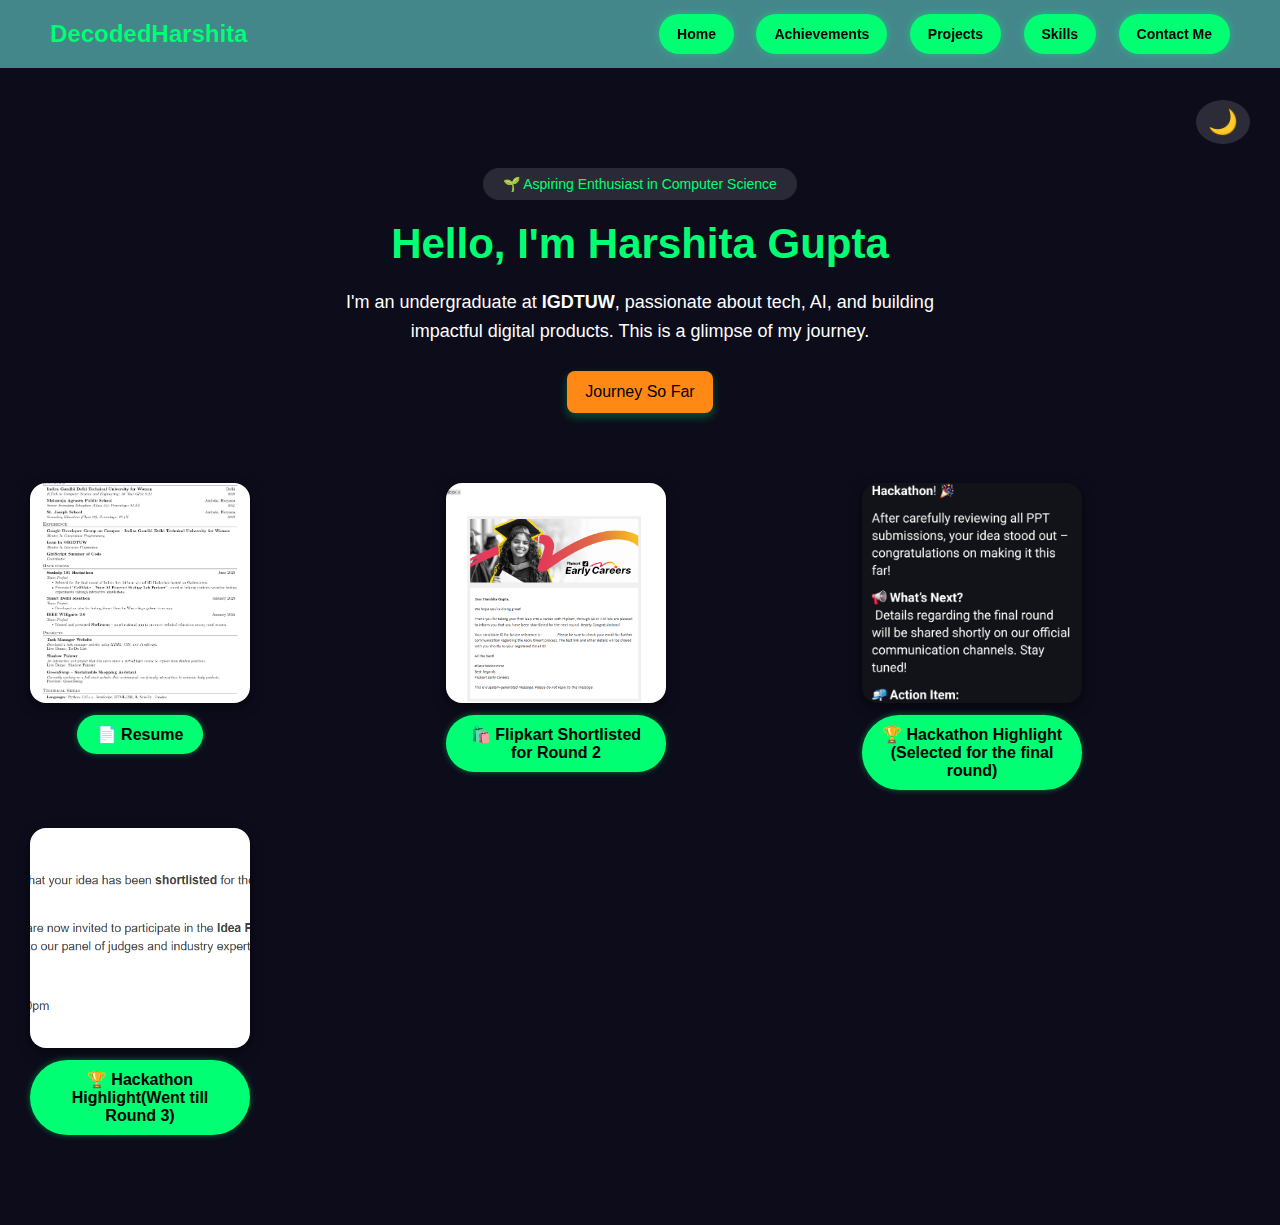
<file: index.html>
<!DOCTYPE html>
<html lang="en">
<head>
  <meta charset="UTF-8" />
  <meta name="viewport" content="width=device-width, initial-scale=1.0"/>
  <title>DecodedHarshita</title>
  <link rel="icon" type="image/png" href="assets\logo.jpg" />
  <link rel="stylesheet" href="style.css" />
</head>
<body>

  <!-- 🌗 Theme Toggle -->
  <div class="theme-toggle" onclick="toggleTheme()" title="Toggle Theme">
    <span id="theme-icon">🌙</span>
  </div>

  <!-- Header -->
  <header>
    <div class="logo">DecodedHarshita</div>
    <nav>
  <a href="#home" class="nav-btn">Home</a>
  <a href="achievements.html" class="nav-btn">Achievements</a>  <!-- ✅ Change here -->
  <a href="projects.html" class="nav-btn">Projects</a>
  <a href="skills.html" class="nav-btn">Skills</a>
  <a href="contact.html" class="nav-btn">Contact Me</a>
</nav>

  </header>

  <!-- Hero -->
  <section class="hero" id="home">
    <div class="badge">🌱 Aspiring Enthusiast in Computer Science</div>
    <h1>Hello, I'm Harshita Gupta</h1>
    <p>
      I'm an undergraduate at <strong>IGDTUW</strong>, passionate about tech, AI, and building impactful digital products. This is a glimpse of my journey.
    </p>
    <button class="button" onclick="scrollToSection('proofs')">Journey So Far</button>
  </section>

  <!-- Proof Cards -->
  <section class="cards-section" id="proofs">
    <div class="card-container">
      <!-- Resume -->
     <a href="assets/HarshitaGuptaResume.pdf" target="_blank" class="card">

        <div class="img-box">
          <img src="assets/HarshitaGuptaResume _page-0001.jpg" alt="Resume Preview">
        </div>
        <div class="card-title">📄 Resume</div>
      </a>

      <!-- Flipkart -->
      <a href="assets/FlipKart.png" target="_blank" class="card">
        <div class="img-box">
          <img src="assets/FlipKart.png" alt="Flipkart Shortlisting">
        </div>
        <div class="card-title">🛍️ Flipkart Shortlisted for Round 2</div>
      </a>

      <!-- Hackathon -->
      <a href="assets/Sankalp.jpg" target="_blank" class="card">
        <div class="img-box">
          <img src="assets/Sankalp.jpg" alt="Hackathon Achievement">
        </div>
        <div class="card-title">🏆 Hackathon Highlight (Selected for the final round)</div>
      </a>
      <a href="assets/MHTechin .png" target="_blank" class="card">
        <div class="img-box">
          <img src="assets/MHTechin .png" alt="Hackathon Achievement">
        </div>
        <div class="card-title">🏆 Hackathon Highlight(Went till Round 3)</div>
      </a>
    </div>
  </section>

  <script>
  // Load saved theme on page load
  window.addEventListener("DOMContentLoaded", () => {
    const savedTheme = localStorage.getItem("theme");
    if (savedTheme === "light") {
      document.body.classList.add("light-theme");
      document.getElementById("theme-icon").textContent = "☀️";
    }
  });

  function toggleTheme() {
    const body = document.body;
    const icon = document.getElementById("theme-icon");
    const isLight = body.classList.toggle("light-theme");

    icon.textContent = isLight ? "☀️" : "🌙";
    localStorage.setItem("theme", isLight ? "light" : "dark");
  }

  function scrollToSection(id) {
    const el = document.getElementById(id);
    if (el) el.scrollIntoView({ behavior: "smooth" });
  }
</script>

</body>
</html>
</file>
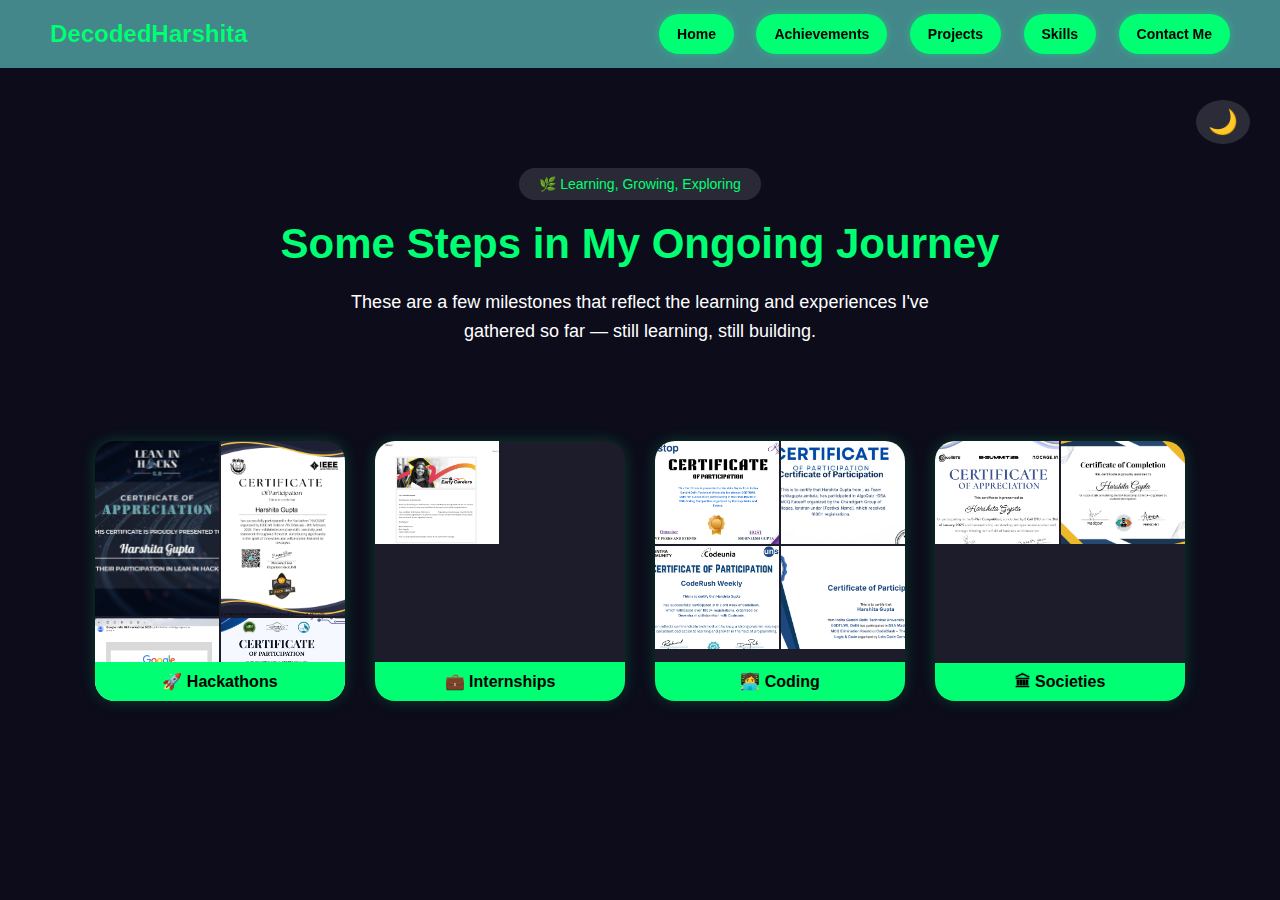
<file: achievements.html>
<!DOCTYPE html>
<html lang="en">
<head>
  <meta charset="UTF-8" />
  <meta name="viewport" content="width=device-width, initial-scale=1.0"/>
  <title>Achievements - DecodedHarshita</title>
  <link rel="icon" type="image/png" href="assets\logo.jpg" />

  <link rel="stylesheet" href="style.css" />
  <style>
    .preview-card {
      width: 250px;
      height: 260px;
      border-radius: 20px;
      overflow: hidden;
      display: flex;
      flex-direction: column;
      justify-content: space-between;
      background-color: #1c1c2b;
      box-shadow: 0 0 15px rgba(0, 255, 115, 0.2);
      transition: transform 0.3s, box-shadow 0.3s;
      text-decoration: none;
      color: white;
    }

    .preview-card:hover {
      transform: scale(1.05);
      box-shadow: 0 0 20px rgba(0, 255, 115, 0.5);
    }

    .preview-grid {
      display: grid;
      grid-template-columns: 1fr 1fr;
      grid-template-rows: 1fr 1fr;
      gap: 2px;
      height: 80%;
    }

    .preview-grid img {
      width: 100%;
      height: 100%;
      object-fit: cover;
    }

    .preview-title {
      background-color: #00ff73;
      color: black;
      text-align: center;
      padding: 10px;
      font-weight: bold;
      font-size: 16px;
    }

    .preview-section {
      display: flex;
      flex-wrap: wrap;
      gap: 30px;
      justify-content: center;
      padding: 50px;
    }

    .pdf-fallback {
      display: flex;
      justify-content: center;
      align-items: center;
      background: #333;
      font-size: 18px;
      font-weight: bold;
      color: #00ff73;
    }
  </style>
</head>
<body>

  <!-- 🌗 Theme Toggle -->
  <div class="theme-toggle" onclick="toggleTheme()" title="Toggle Theme">
    <span id="theme-icon">🌙</span>
  </div>

  <!-- Header -->
  <header>
    <div class="logo">DecodedHarshita</div>
    <nav>
      <a href="index.html" class="nav-btn">Home</a>
      <a href="achievements.html" class="nav-btn">Achievements</a>
      <a href="projects.html" class="nav-btn">Projects</a>
      <a href="skills.html" class="nav-btn">Skills</a>
      <a href="contact.html" class="nav-btn">Contact Me</a>
    </nav>
  </header>

  <!-- Achievements Hero -->
 <section class="hero">
  <div class="badge">🌿 Learning, Growing, Exploring</div>
  <h1>Some Steps in My Ongoing Journey</h1>
  <p>These are a few milestones that reflect the learning and experiences I've gathered so far — still learning, still building.</p>
</section>


  <!-- Category Preview Cards -->
  <section class="preview-section">

    <!-- Hackathons -->
    <a href="hackathons.html" class="preview-card">
      <div class="preview-grid">
        <img src="assets/LeanInHacks.png" alt="LeanInHacks" />
        <img src="assets/HackJMI.png" alt="HackJMI" />
        <img src="assets/GoogleGirl.png" alt="Google Girl" />
        <img src="assets\IEEHacks.png" alt="IEE" />
      </div>
      <div class="preview-title">🚀 Hackathons</div>
    </a>

    <!-- Internships -->
    <a href="internships.html" class="preview-card">
      <div class="preview-grid">
        <img src="assets/FlipKart.png" alt="Flipkart Internship" />
        
      </div>
      <div class="preview-title">💼 Internships</div>
    </a>

    <!-- Coding Competitions -->
    <a href="coding.html" class="preview-card">
      <div class="preview-grid">
        <img src="assets/DSAQuiz2.png" alt="DSA Quiz 2" />
        <img src="assets/DSAQuiz.png" alt="DSA Quiz 1" />
        <img src="assets/CodeRush.png" alt="CodeRush" />
        <img src="assets/CodeClash.png" alt="CodeClash" />
      </div>
      <div class="preview-title">👩‍💻 Coding</div>
    </a>

    <!-- Societies -->
    <a href="societies.html" class="preview-card">
      <div class="preview-grid">
        <img src="assets/B-Plan.png" alt="B-Plan Certificate" />
        <img src="assets\CodeBendersC++_page-0001.jpg" alt="CodeBenders" />
        
      </div>
      <div class="preview-title">🏛 Societies</div>
    </a>

  </section>

 <script>
  // Load saved theme on page load
  window.addEventListener("DOMContentLoaded", () => {
    const savedTheme = localStorage.getItem("theme");
    if (savedTheme === "light") {
      document.body.classList.add("light-theme");
      document.getElementById("theme-icon").textContent = "☀️";
    }
  });

  function toggleTheme() {
    const body = document.body;
    const icon = document.getElementById("theme-icon");
    const isLight = body.classList.toggle("light-theme");

    icon.textContent = isLight ? "☀️" : "🌙";
    localStorage.setItem("theme", isLight ? "light" : "dark");
  }

  function scrollToSection(id) {
    const el = document.getElementById(id);
    if (el) el.scrollIntoView({ behavior: "smooth" });
  }
</script>



</body>
</html>
</file>
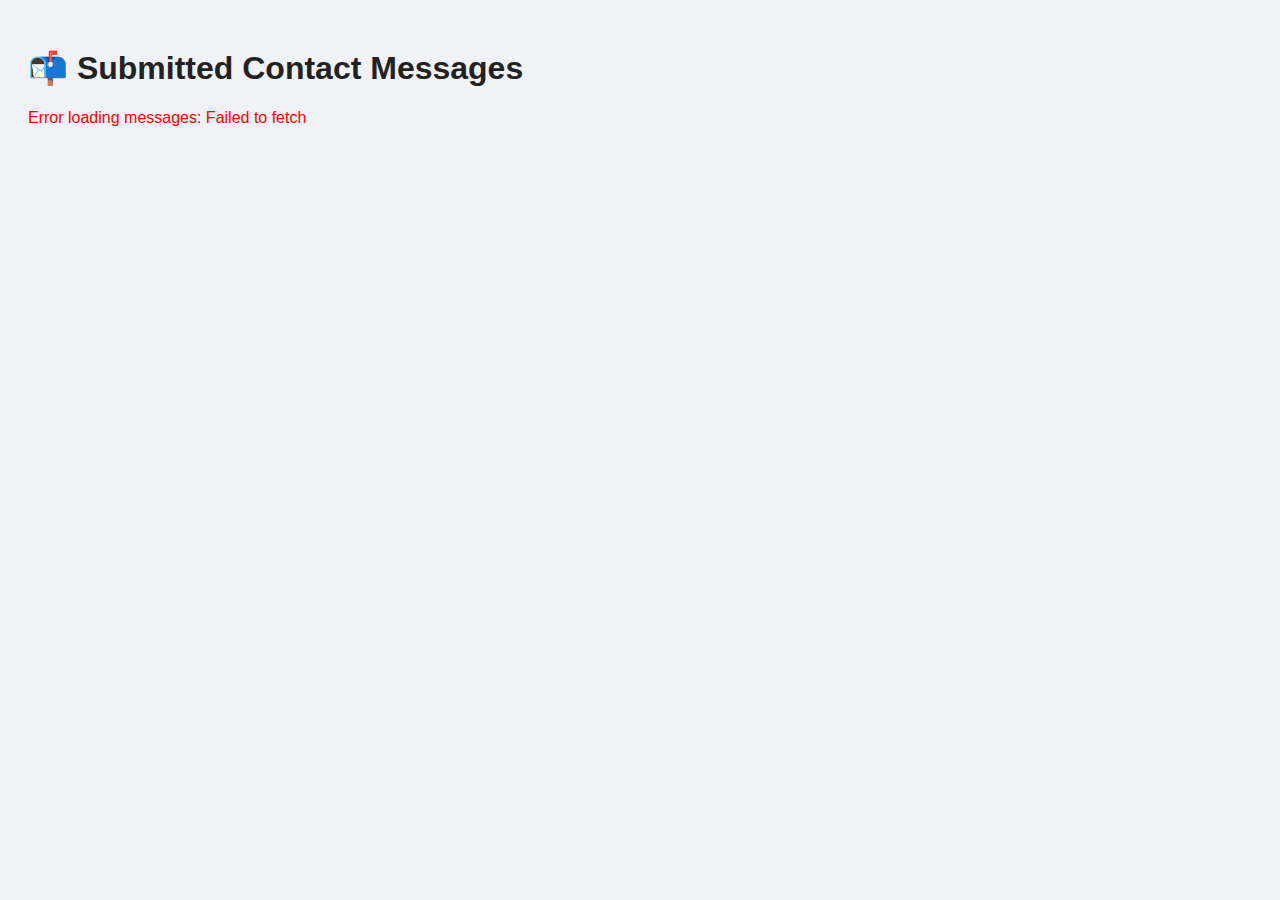
<file: admin.html>
<!DOCTYPE html>
<html lang="en">
<head>
  <meta charset="UTF-8" />
  <meta name="viewport" content="width=device-width, initial-scale=1.0"/>
  <title>Admin - View Messages</title>
  <style>
    body { font-family: Arial, sans-serif; padding: 20px; background: #f0f2f5; }
    h1 { color: #222; }
    .message {
      background: #fff;
      border: 1px solid #ddd;
      border-left: 5px solid #007BFF;
      padding: 10px 15px;
      margin-bottom: 12px;
      box-shadow: 0 1px 3px rgba(0,0,0,0.1);
    }
    .field { margin: 6px 0; }
  </style>
</head>
<body>
  <h1>📬 Submitted Contact Messages</h1>
  <div id="messages">Loading messages...</div>

  <script>
    async function fetchMessages() {
      try {
        const response = await fetch("http://localhost:3000/api/contact/messages", {
          method: "GET",
          headers: {
            "Authorization": "Bearer mysecretadminkey"
          }
        });

        if (!response.ok) {
          throw new Error(`Server responded with status ${response.status}`);
        }

        const data = await response.json();
        const messagesDiv = document.getElementById("messages");
        messagesDiv.innerHTML = "";

        if (data.length === 0) {
          messagesDiv.innerHTML = "<p>No messages yet.</p>";
          return;
        }

        data.forEach(msg => {
          const div = document.createElement("div");
          div.className = "message";
          div.innerHTML = `
            <div class="field"><strong>Name:</strong> ${msg.name}</div>
            <div class="field"><strong>Email:</strong> ${msg.email}</div>
            <div class="field"><strong>Message:</strong> ${msg.message}</div>
            <div class="field"><strong>Date:</strong> ${new Date(msg.createdAt).toLocaleString()}</div>
          `;
          messagesDiv.appendChild(div);
        });

      } catch (err) {
        document.getElementById("messages").innerHTML = `<p style="color:red;">Error loading messages: ${err.message}</p>`;
        console.error("Fetch error:", err);
      }
    }

    fetchMessages();
  </script>
</body>
</html>
</file>
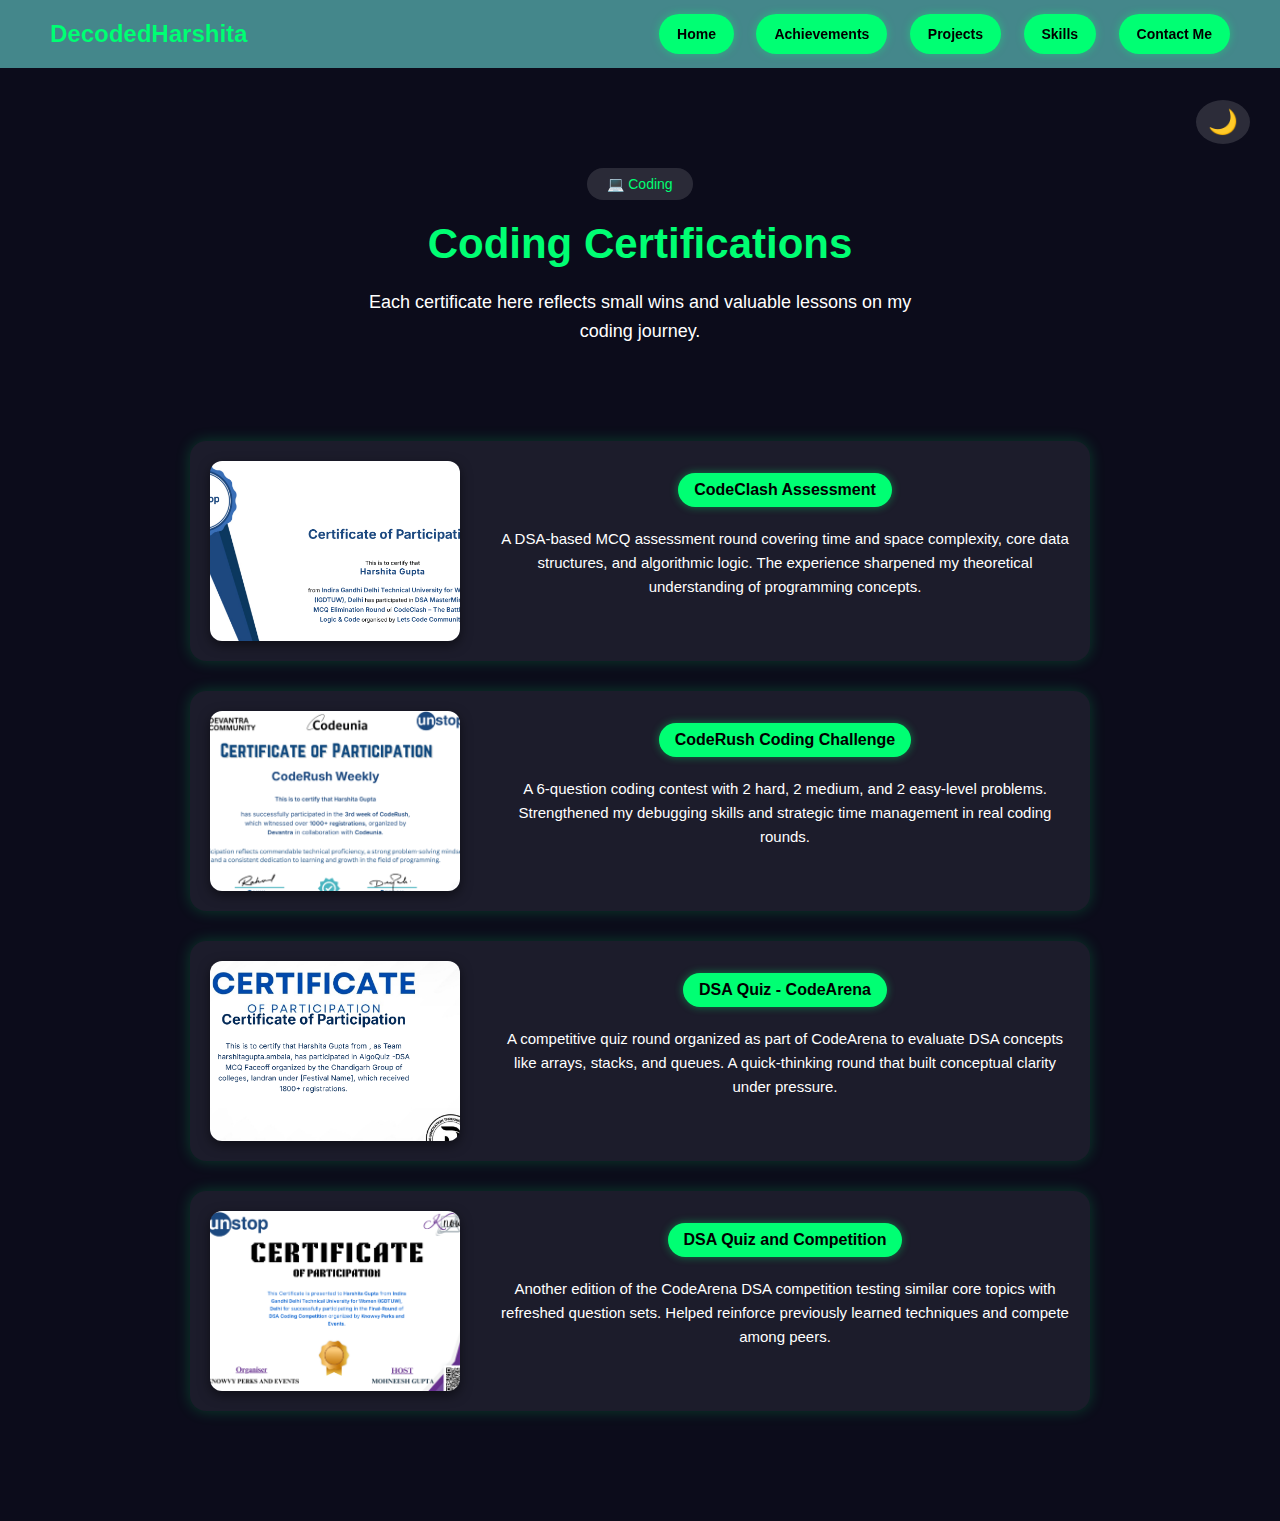
<file: coding.html>
<!DOCTYPE html>
<html lang="en">
<head>
  <meta charset="UTF-8" />
  <meta name="viewport" content="width=device-width, initial-scale=1.0"/>
  <title>Coding Certifications - DecodedHarshita</title>
  <link rel="icon" type="image/png" href="assets\logo.jpg" />

  <link rel="stylesheet" href="style.css" />
</head>
<body>

  <div class="theme-toggle" onclick="toggleTheme()" title="Toggle Theme">
    <span id="theme-icon">🌙</span>
  </div>

  <header>
    <div class="logo">DecodedHarshita</div>
    <nav>
      <a href="index.html" class="nav-btn">Home</a>
      <a href="achievements.html" class="nav-btn">Achievements</a>
      <a href="projects.html" class="nav-btn">Projects</a>
      <a href="skills.html" class="nav-btn">Skills</a>
      <a href="contact.html" class="nav-btn">Contact Me</a>
    </nav>
  </header>

  <section class="hero">
    <div class="badge">💻 Coding</div>
    <h1>Coding Certifications</h1>
    <p>Each certificate here reflects small wins and valuable lessons on my coding journey.</p>
  </section>

  <section class="cards-section">
    
    <!-- CodeClash -->
    <div class="horizontal-card">
      <a href="assets/CodeClash Certificate.pdf" target="_blank" class="img-box">
        <img src="assets/CodeClash.png" alt="CodeClash Certificate">
      </a>
      <div class="content">
        <a href="assets/CodeClash Certificate.pdf" target="_blank">
          <div class="card-title">CodeClash Assessment</div>
        </a>
        <p class="card-desc">
          A DSA-based MCQ assessment round covering time and space complexity, core data structures, and algorithmic logic.  
          The experience sharpened my theoretical understanding of programming concepts.
        </p>
      </div>
    </div>

    <!-- CodeRush -->
    <div class="horizontal-card">
      <a href="assets/CodeRush Certificate.pdf" target="_blank" class="img-box">
        <img src="assets/CodeRush.png" alt="CodeRush Certificate">
      </a>
      <div class="content">
        <a href="assets/CodeRush Certificate.pdf" target="_blank">
          <div class="card-title">CodeRush Coding Challenge</div>
        </a>
        <p class="card-desc">
          A 6-question coding contest with 2 hard, 2 medium, and 2 easy-level problems.  
          Strengthened my debugging skills and strategic time management in real coding rounds.
        </p>
      </div>
    </div>

    <!-- DSA Quiz 1 -->
    <div class="horizontal-card">
      <a href="assets/DSA Quiz.pdf" target="_blank" class="img-box">
        <img src="assets/DSAQuiz.png" alt="DSA Quiz Certificate">
      </a>
      <div class="content">
        <a href="assets/DSA Quiz.pdf" target="_blank">
          <div class="card-title">DSA Quiz - CodeArena</div>
        </a>
        <p class="card-desc">
          A competitive quiz round organized as part of CodeArena to evaluate DSA concepts like arrays, stacks, and queues.  
          A quick-thinking round that built conceptual clarity under pressure.
        </p>
      </div>
    </div>

    <!-- DSA Quiz 2 -->
    <div class="horizontal-card">
      <a href="assets/DSAQuiz2.pdf" target="_blank" class="img-box">
        <img src="assets/DSAQuiz2.png" alt="DSA Quiz 2 Certificate">
      </a>
      <div class="content">
        <a href="assets/DSAQuiz2.pdf" target="_blank">
          <div class="card-title">DSA Quiz and Competition</div>
        </a>
        <p class="card-desc">
          Another edition of the CodeArena DSA competition testing similar core topics with refreshed question sets.  
          Helped reinforce previously learned techniques and compete among peers.
        </p>
      </div>
    </div>

  </section>

  <script>
  // Load saved theme on page load
  window.addEventListener("DOMContentLoaded", () => {
    const savedTheme = localStorage.getItem("theme");
    if (savedTheme === "light") {
      document.body.classList.add("light-theme");
      document.getElementById("theme-icon").textContent = "☀️";
    }
  });

  function toggleTheme() {
    const body = document.body;
    const icon = document.getElementById("theme-icon");
    const isLight = body.classList.toggle("light-theme");

    icon.textContent = isLight ? "☀️" : "🌙";
    localStorage.setItem("theme", isLight ? "light" : "dark");
  }

  function scrollToSection(id) {
    const el = document.getElementById(id);
    if (el) el.scrollIntoView({ behavior: "smooth" });
  }
</script>

</body>
</html>
</file>
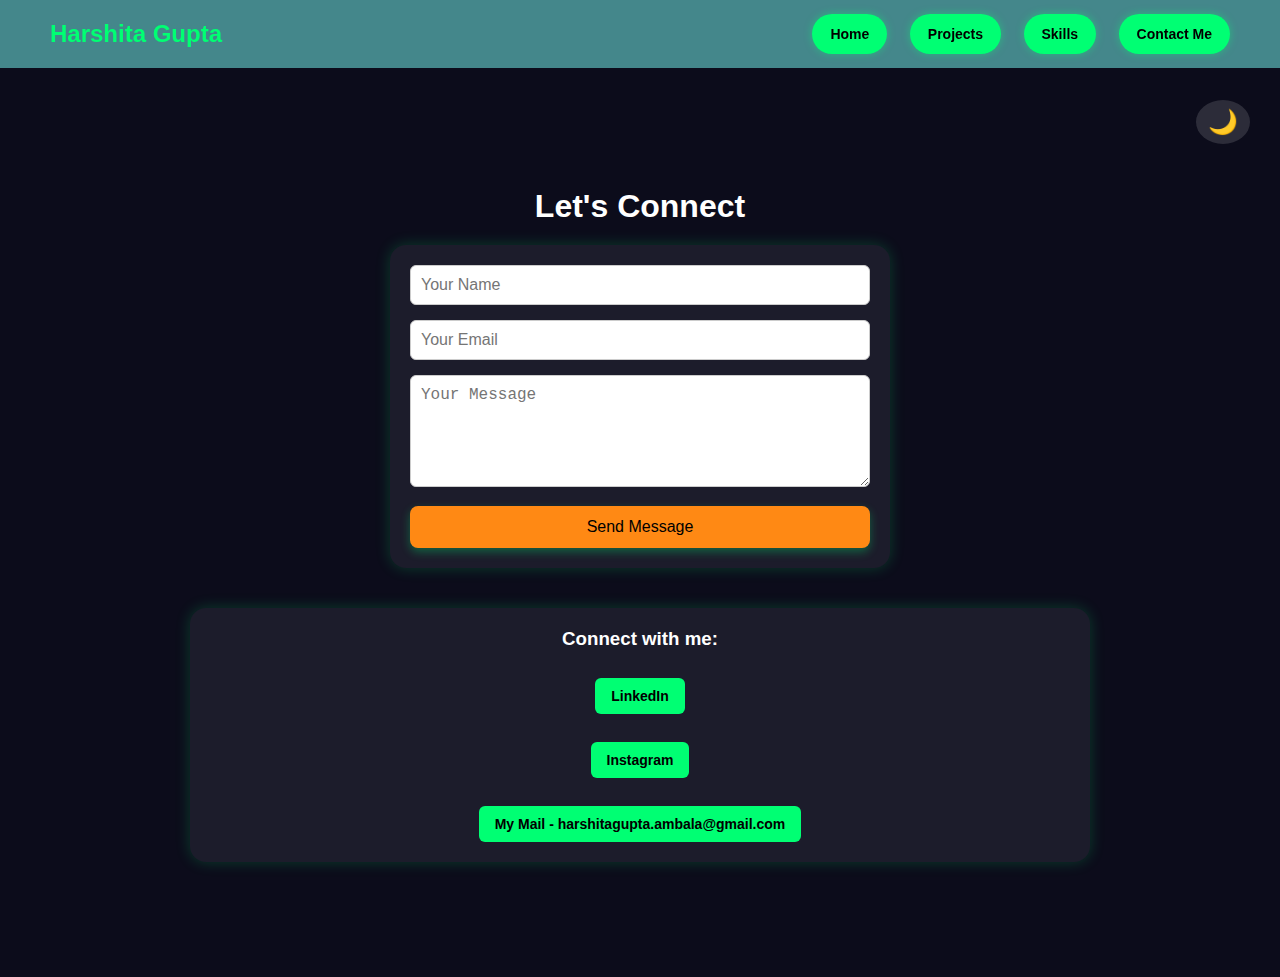
<file: contact.html>
<!DOCTYPE html>
<html lang="en">
<head>
  <meta charset="UTF-8" />
  <meta name="viewport" content="width=device-width, initial-scale=1.0"/>
  <title>Contact | Harshita Gupta</title>
  <link rel="icon" type="image/png" href="assets/logo.jpg" />
  <link rel="stylesheet" href="style.css" />
  <style>
    #responseMessage {
      text-align: center;
      margin-top: 15px;
      font-weight: bold;
      color: green;
    }
  </style>
</head>
<body>

  <!-- 🌙 Theme Toggle Button -->
  <div class="theme-toggle" onclick="toggleTheme()" id="theme-icon">🌙</div>

  <!-- ===== Header Section ===== -->
  <header>
    <div class="logo">Harshita Gupta</div>
    <nav>
      <a href="index.html" class="nav-btn">Home</a>
      <a href="projects.html" class="nav-btn">Projects</a>
      <a href="skills.html" class="nav-btn">Skills</a>
      <a href="contact.html" class="nav-btn">Contact Me</a>
    </nav>
  </header>

  <!-- ===== Contact Section ===== -->
  <section class="cards-section">
    <h1 class="hero">Let's Connect</h1>

    <!-- ===== Contact Form Card ===== -->
    <div class="horizontal-card" style="flex-direction: column; align-items: center; max-width: 500px; margin: auto;">
      <form action="https://formsubmit.co/cff40680b4943c82c4f34c78487e7ed0" method="POST" style="width: 100%;">
        <!-- Optional: Disable CAPTCHA and redirect -->
        <input type="hidden" name="_captcha" value="false">
        <input type="hidden" name="_next" value="https://its-harshitagupta.netlify.app/thankyou.html">
        
        <input
          type="text"
          name="name"
          placeholder="Your Name"
          required
          class="input-field"
          style="width: 100%; margin-bottom: 15px;"
        />
        <input
          type="email"
          name="email"
          placeholder="Your Email"
          required
          class="input-field"
          style="width: 100%; margin-bottom: 15px;"
        />
        <textarea
          name="message"
          placeholder="Your Message"
          rows="5"
          required
          class="input-field"
          style="width: 100%; margin-bottom: 15px; resize: vertical;"
        ></textarea>
        <button type="submit" class="button" style="width: 100%;">Send Message</button>
      </form>
    </div>

    <!-- ===== Social Links Card ===== -->
    <div class="horizontal-card" style="flex-direction: column; align-items: center; margin-top: 40px;">
      <h3>Connect with me:</h3>
      <p><a href="https://www.linkedin.com/in/harshita-gupta-93a886326/" target="_blank" class="view-link">LinkedIn</a></p>
      <p><a href="https://www.instagram.com/harshitagupta.10/" target="_blank" class="view-link">Instagram</a></p>
      <p><a href="mailto:harshitagupta.ambala@gmail.com" class="view-link" target="_blank">My Mail - harshitagupta.ambala@gmail.com</a></p>
    </div>
  </section>

  <!-- ===== Theme Script ===== -->
  <script>
    const icon = document.getElementById("theme-icon");

    function toggleTheme() {
      document.body.classList.toggle("light-theme");
      const isLight = document.body.classList.contains("light-theme");
      icon.textContent = isLight ? "☀️" : "🌙";
      localStorage.setItem("theme", isLight ? "light" : "dark");
    }

    window.onload = () => {
      const savedTheme = localStorage.getItem("theme");
      if (savedTheme === "light") {
        document.body.classList.add("light-theme");
        icon.textContent = "☀️";
      } else {
        icon.textContent = "🌙";
      }
    };
  </script>

</body>
</html>
</file>
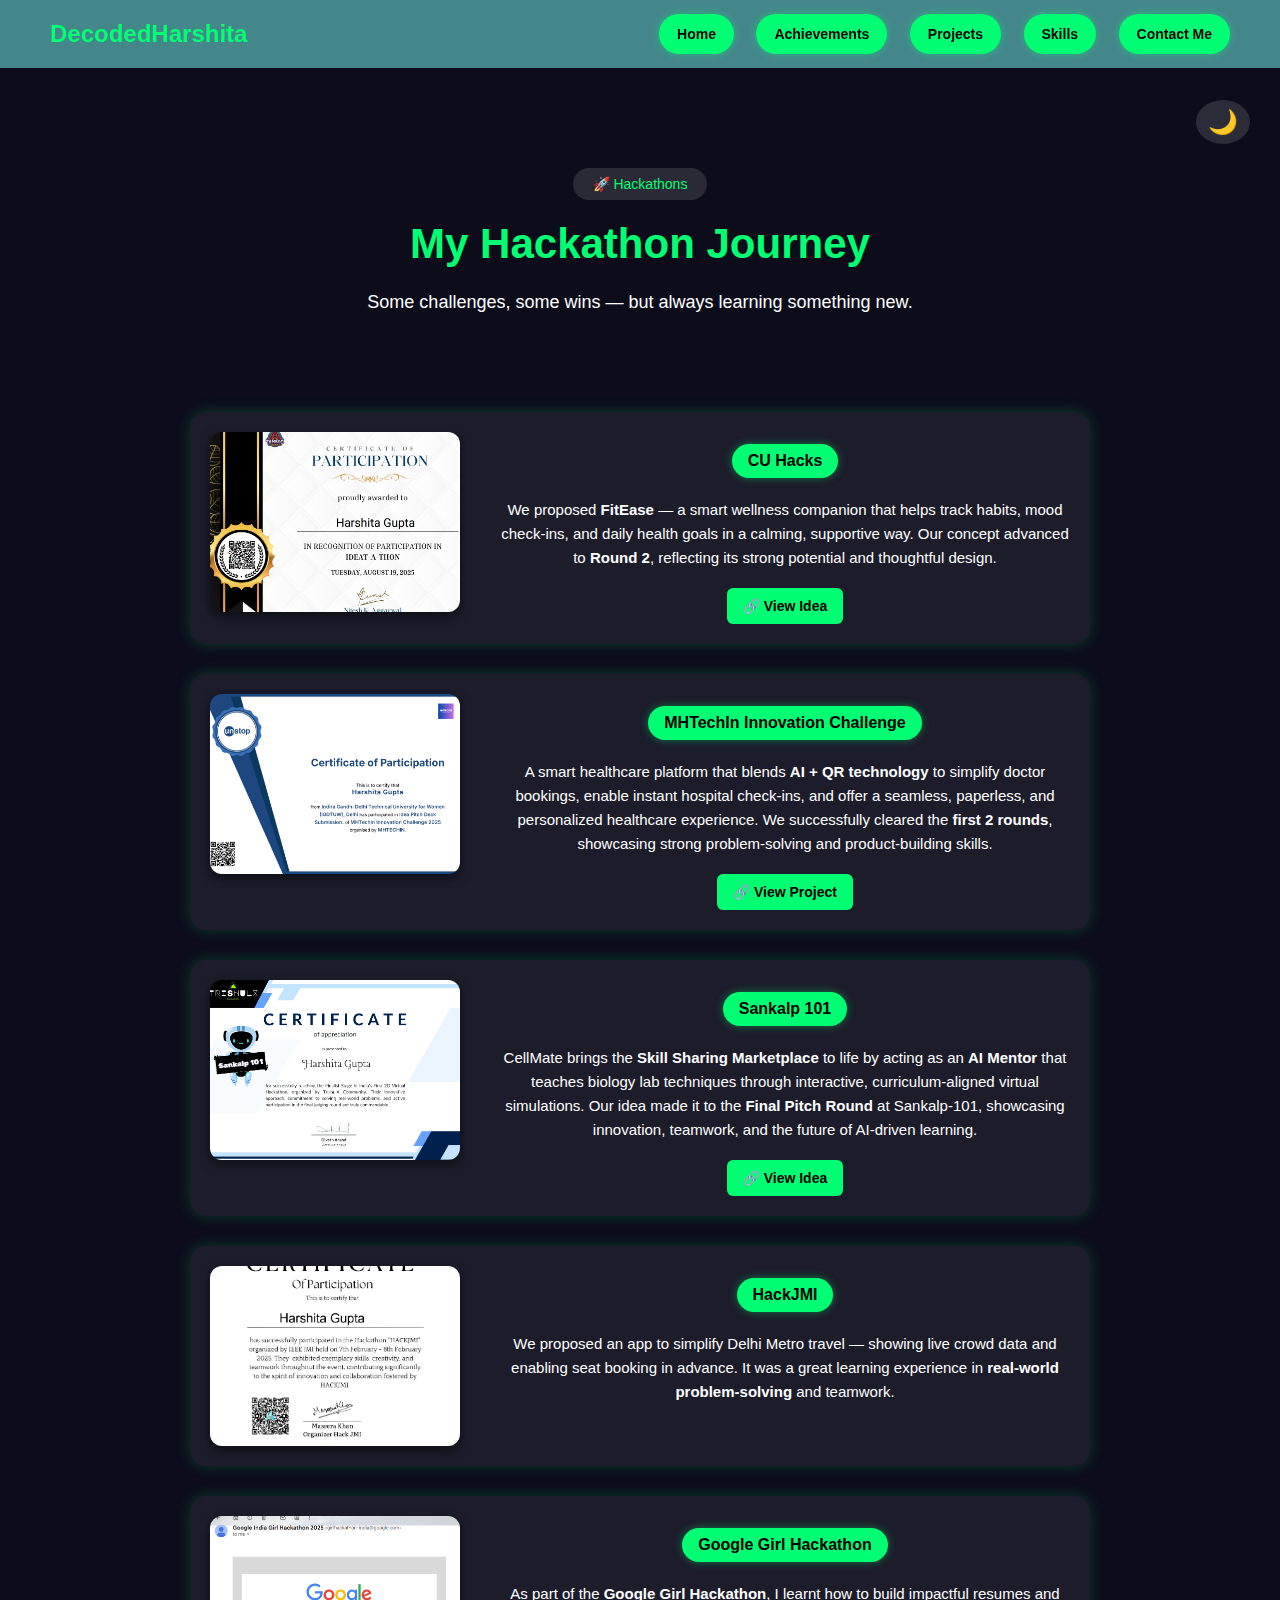
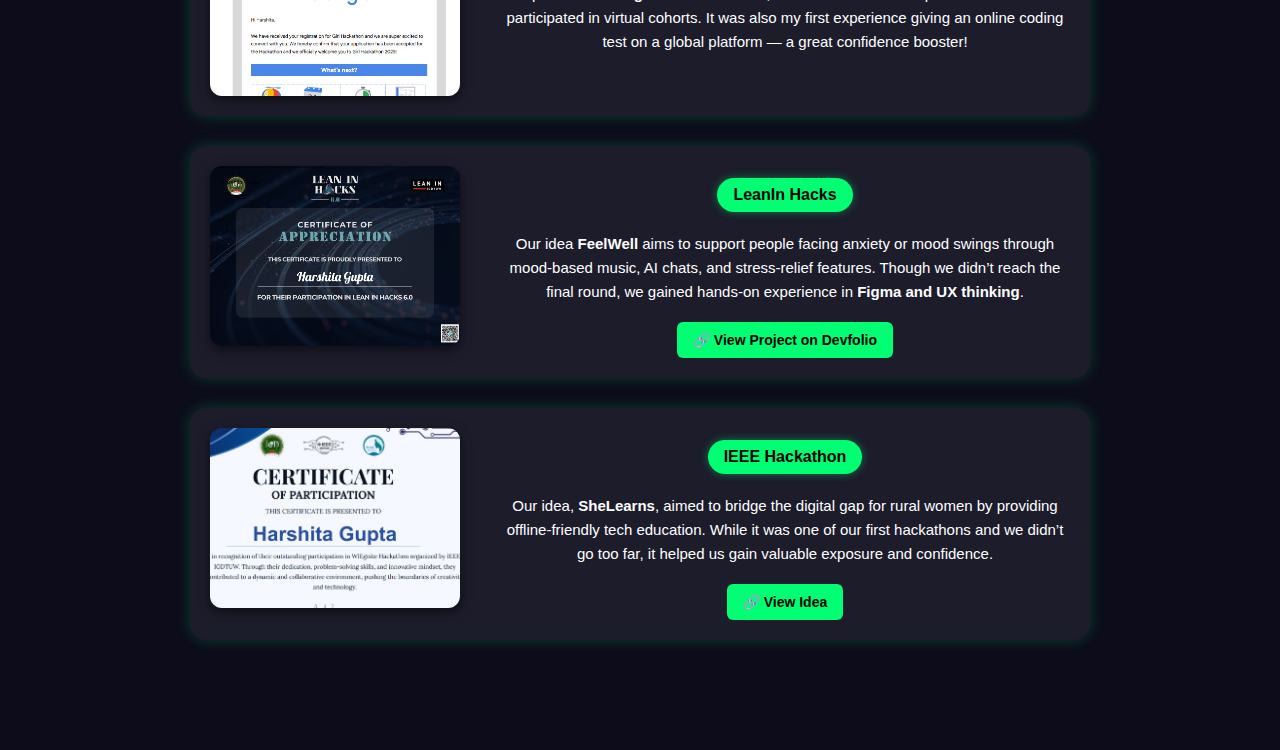
<file: hackathons.html>
<!DOCTYPE html>
<html lang="en">
<head>
  <meta charset="UTF-8" />
  <meta name="viewport" content="width=device-width, initial-scale=1.0"/>
  <title>Hackathons - DecodedHarshita</title>
  <link rel="icon" type="image/png" href="assets\logo.jpg" />
  <link rel="stylesheet" href="style.css" />
</head>
<body>

  <div class="theme-toggle" onclick="toggleTheme()" title="Toggle Theme">
    <span id="theme-icon">🌙</span>
  </div>

  <header>
    <div class="logo">DecodedHarshita</div>
    <nav>
      <a href="index.html" class="nav-btn">Home</a>
      <a href="achievements.html" class="nav-btn">Achievements</a>
      <a href="projects.html" class="nav-btn">Projects</a>
      <a href="skills.html" class="nav-btn">Skills</a>
      <a href="contact.html" class="nav-btn">Contact Me</a>
    </nav>
  </header>

  <section class="hero">
    <div class="badge">🚀 Hackathons</div>
    <h1>My Hackathon Journey</h1>
    <p>Some challenges, some wins — but always learning something new.</p>
  </section>

  <section class="cards-section">
    <!-- CU Hacks -->
<div class="horizontal-card">
  <a href="assets/CU Hacks.pdf" target="_blank" class="img-box">
    <img src="assets/CU Preview.png" alt="CU Hacks Certificate" />
  </a>
  <div class="content">
    <a href="assets/QootiPiez__Healthcare.pdf" target="_blank">
      <div class="card-title">CU Hacks</div>
    </a>
    <p class="card-desc">
      We proposed <strong>FitEase</strong> — a smart wellness companion that helps track habits, 
      mood check-ins, and daily health goals in a calming, supportive way.  
      Our concept advanced to <strong>Round 2</strong>, reflecting its strong potential and thoughtful design.
    </p>
    <a class="view-link" 
       href="assets/QootiPiez__Healthcare.pdf" 
       target="_blank">🔗 View Idea</a>
  </div>
</div>

    <!-- MHTechIn Innovation Challenge -->
<div class="horizontal-card">
  <a href="assets/MHTechIn.jpg" target="_blank" class="img-box">
    <img src="assets/MHTechIn.jpg" alt="MHTechIn Innovation Challenge Certificate" />
  </a>
  <div class="content">
    <a href="assets/MHTechIn.jpg" target="_blank">
      <div class="card-title">MHTechIn Innovation Challenge</div>
    </a>
    <p class="card-desc">
      A smart healthcare platform that blends <strong>AI + QR technology</strong> to simplify doctor bookings, 
      enable instant hospital check-ins, and offer a seamless, paperless, and personalized 
      healthcare experience.  
      We successfully cleared the <strong>first 2 rounds</strong>, showcasing strong problem-solving and 
      product-building skills.
    </p>
    <a class="view-link" 
       href="https://drive.google.com/drive/folders/15uol6ErGsMI1rQtzKEU9dRRmWF2cIlhe?usp=sharing" 
       target="_blank">🔗 View Project</a>
  </div>
</div>


<!-- Sankalp - 101 -->
<div class="horizontal-card">
  <a href="assets/SankalpFinalist.png" target="_blank" class="img-box">
    <img src="assets/SankalpFinalist.png" alt="Sankalp-101 Finalist Certificate" />
  </a>
  <div class="content">
    <a href="assets/CellMate — Your AI-Powered Biology Lab Partner.pdf" target="_blank">
      <div class="card-title">Sankalp 101</div>
    </a>
    <p class="card-desc">
      CellMate brings the <strong>Skill Sharing Marketplace</strong> to life by acting as an 
      <strong>AI Mentor</strong> that teaches biology lab techniques through interactive, 
      curriculum-aligned virtual simulations.  
      Our idea made it to the <strong>Final Pitch Round</strong> at Sankalp-101, showcasing innovation,
      teamwork, and the future of AI-driven learning.
    </p>
    <a class="view-link" 
       href="assets/CellMate — Your AI-Powered Biology Lab Partner.pdf" 
       target="_blank">🔗 View Idea</a>
  </div>
</div>



    <!-- HackJMI -->
    <div class="horizontal-card">
      <a href="assets/HackJMI.png" target="_blank" class="img-box">
        <img src="assets/HackJMI.png" alt="HackJMI Certificate" />
      </a>
      <div class="content">
        <a href="assets/HackJMI.png" target="_blank">
          <div class="card-title">HackJMI</div>
        </a>
        <p class="card-desc">
          We proposed an app to simplify Delhi Metro travel — showing live crowd data and enabling seat booking in advance.
          It was a great learning experience in <strong>real-world problem-solving</strong> and teamwork.
        </p>
      </div>
    </div>

    <!-- Google Girl Hackathon -->
    <div class="horizontal-card">
      <a href="assets/GoogleGirl.png" target="_blank" class="img-box">
        <img src="assets/GoogleGirl.png" alt="Google Girl Hackathon Certificate" />
      </a>
      <div class="content">
        <a href="assets/GoogleGirl.png" target="_blank">
          <div class="card-title">Google Girl Hackathon</div>
        </a>
        <p class="card-desc">
          As part of the <strong>Google Girl Hackathon</strong>, I learnt how to build impactful resumes and participated in virtual cohorts.
          It was also my first experience giving an online coding test on a global platform — a great confidence booster!
        </p>
      </div>
    </div>
    <!-- LeanIn Hacks -->
    <div class="horizontal-card">
      <a href="assets/LeanInHacks.png" target="_blank" class="img-box">
        <img src="assets/LeanInHacks.png" alt="LeanIn Certificate" />
      </a>
      <div class="content">
        <a href="assets/LeanInHacks.png" target="_blank">
          <div class="card-title">LeanIn Hacks</div>
        </a>
        <p class="card-desc">
          Our idea <strong>FeelWell</strong> aims to support people facing anxiety or mood swings through mood-based music, AI chats, and stress-relief features.
          Though we didn’t reach the final round, we gained hands-on experience in <strong>Figma and UX thinking</strong>.
        </p>
        <a class="view-link" href="https://devfolio.co/projects/feelwell-c1d0" target="_blank">🔗 View Project on Devfolio</a>
      </div>
    </div>
    <!-- IEEE Hackathon -->
    <div class="horizontal-card">
      <a href="assets/IEEE_Hackathon.pdf" target="_blank" class="img-box">
        <img src="assets/IEEHacks.png" alt="IEEE Certificate" />
      </a>
      <div class="content">
        <a href="assets/IEEE_Hackathon.pdf" target="_blank">
          <div class="card-title">IEEE Hackathon</div>
        </a>
        <p class="card-desc">
          Our idea, <strong>SheLearns</strong>, aimed to bridge the digital gap for rural women by providing offline-friendly tech education.
          While it was one of our first hackathons and we didn’t go too far, it helped us gain valuable exposure and confidence.
        </p>
        <a class="view-link" href="https://drive.google.com/file/d/17AOnLq4JbY1cE4SRaPAS51IOVx_zbCrk/view?usp=sharing" target="_blank">🔗 View Idea</a>
      </div>
    </div>

  </section>

 <script>
  // Load saved theme on page load
  window.addEventListener("DOMContentLoaded", () => {
    const savedTheme = localStorage.getItem("theme");
    if (savedTheme === "light") {
      document.body.classList.add("light-theme");
      document.getElementById("theme-icon").textContent = "☀️";
    }
  });

  function toggleTheme() {
    const body = document.body;
    const icon = document.getElementById("theme-icon");
    const isLight = body.classList.toggle("light-theme");

    icon.textContent = isLight ? "☀️" : "🌙";
    localStorage.setItem("theme", isLight ? "light" : "dark");
  }

  function scrollToSection(id) {
    const el = document.getElementById(id);
    if (el) el.scrollIntoView({ behavior: "smooth" });
  }
</script>



</body>
</html>
</file>
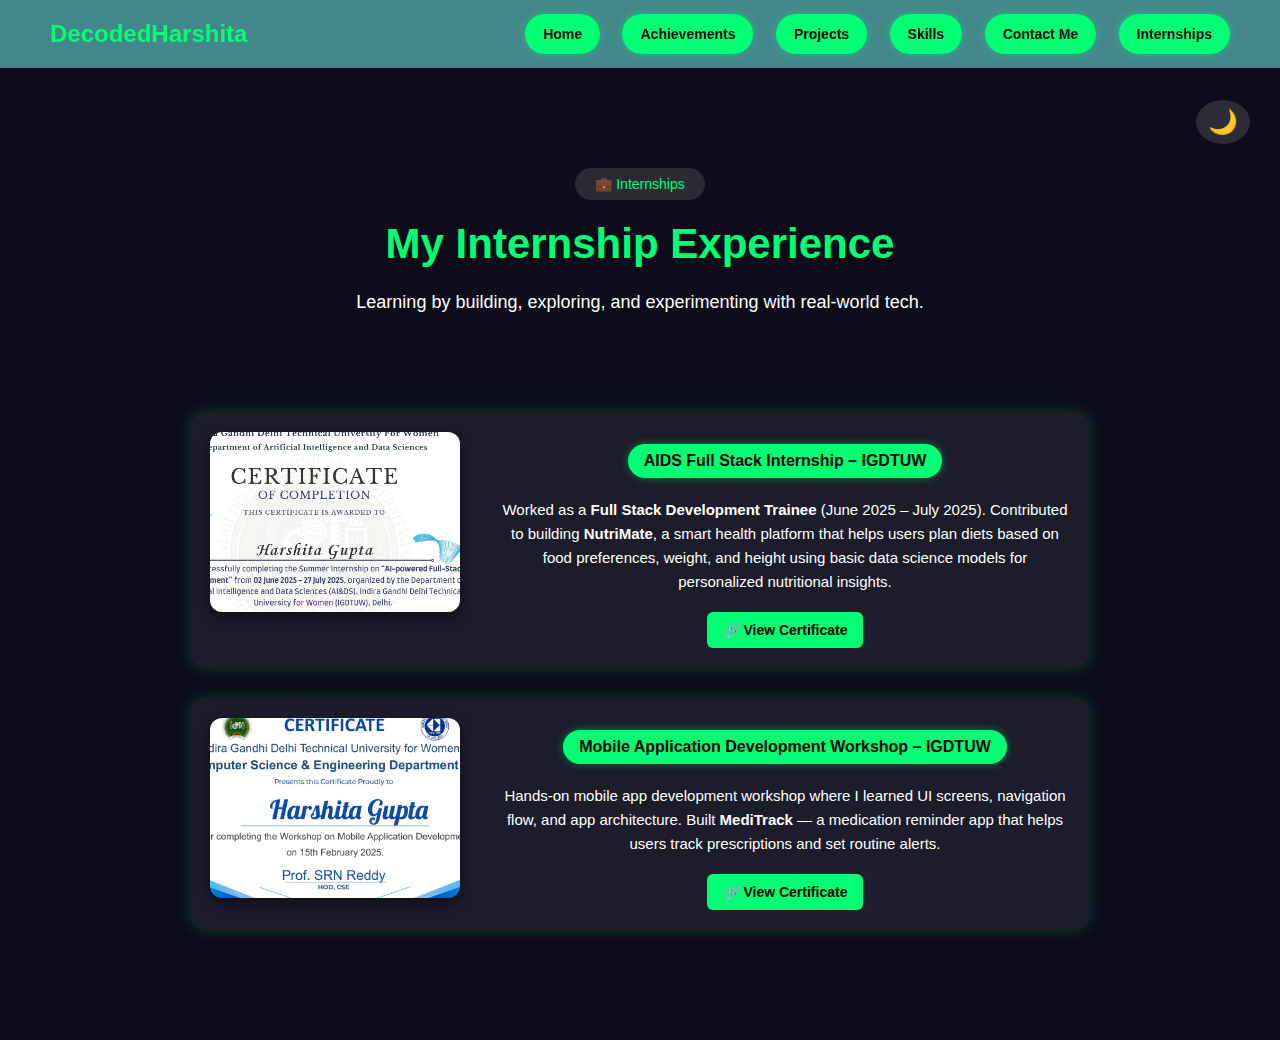
<file: internships.html>
<!DOCTYPE html>
<html lang="en">
<head>
  <meta charset="UTF-8" />
  <meta name="viewport" content="width=device-width, initial-scale=1.0"/>
  <title>Internships - DecodedHarshita</title>
  <link rel="icon" type="image/png" href="assets/logo.jpg" />
  <link rel="stylesheet" href="style.css" />
</head>

<body>

  <div class="theme-toggle" onclick="toggleTheme()" title="Toggle Theme">
    <span id="theme-icon">🌙</span>
  </div>

  <header>
    <div class="logo">DecodedHarshita</div>
    <nav>
      <a href="index.html" class="nav-btn">Home</a>
      <a href="achievements.html" class="nav-btn">Achievements</a>
      <a href="projects.html" class="nav-btn">Projects</a>
      <a href="skills.html" class="nav-btn">Skills</a>
      <a href="contact.html" class="nav-btn">Contact Me</a>
      <a href="internship.html" class="nav-btn active">Internships</a>
    </nav>
  </header>

  <section class="hero">
    <div class="badge">💼 Internships</div>
    <h1>My Internship Experience</h1>
    <p>Learning by building, exploring, and experimenting with real-world tech.</p>
  </section>

  <section class="cards-section">

    <!-- AIDS Full Stack Internship -->
    <div class="horizontal-card">
      <a href="assets/Screenshot_10-11-2025_01032_172.16.50.112.jpeg" target="_blank" class="img-box">
        <img src="assets/Screenshot_10-11-2025_01032_172.16.50.112.jpeg" alt="Full Stack Internship Certificate" />
      </a>
      <div class="content">
        <a href="assets/FullStack Certificate.pdf" target="_blank">
          <div class="card-title">AIDS Full Stack Internship – IGDTUW</div>
        </a>
        <p class="card-desc">
          Worked as a <strong>Full Stack Development Trainee</strong> (June 2025 – July 2025).  
          Contributed to building <strong>NutriMate</strong>, a smart health platform that helps users plan diets 
          based on food preferences, weight, and height using basic data science models for 
          personalized nutritional insights.
        </p>
        <a class="view-link" href="assets/FullStack Certificate.pdf" target="_blank">🔗 View Certificate</a>
      </div>
    </div>

    <!-- Workshop on Mobile Application Development -->
    <div class="horizontal-card">
      <a href="assets/Screenshot_10-11-2025_01125_.jpeg" target="_blank" class="img-box">
        <img src="assets/Screenshot_10-11-2025_01125_.jpeg" alt="Mobile Workshop Certificate" />
      </a>
      <div class="content">
        <a href="assets/MobileWorkshop.pdf" target="_blank">
          <div class="card-title">Mobile Application Development Workshop – IGDTUW</div>
        </a>
        <p class="card-desc">
          Hands-on mobile app development workshop where I learned UI screens, navigation flow, and app architecture.  
          Built <strong>MediTrack</strong> — a medication reminder app that helps users track prescriptions and set routine alerts.
        </p>
        <a class="view-link" href="assets/MobileWorkshop.pdf" target="_blank">🔗 View Certificate</a>
      </div>
    </div>

  </section>

  <script>
    // Load saved theme on load
    window.addEventListener("DOMContentLoaded", () => {
      const savedTheme = localStorage.getItem("theme");
      if (savedTheme === "light") {
        document.body.classList.add("light-theme");
        document.getElementById("theme-icon").textContent = "☀️";
      }
    });

    function toggleTheme() {
      const body = document.body;
      const icon = document.getElementById("theme-icon");
      const isLight = body.classList.toggle("light-theme");
      icon.textContent = isLight ? "☀️" : "🌙";
      localStorage.setItem("theme", isLight ? "light" : "dark");
    }
  </script>

</body>
</html>
</file>
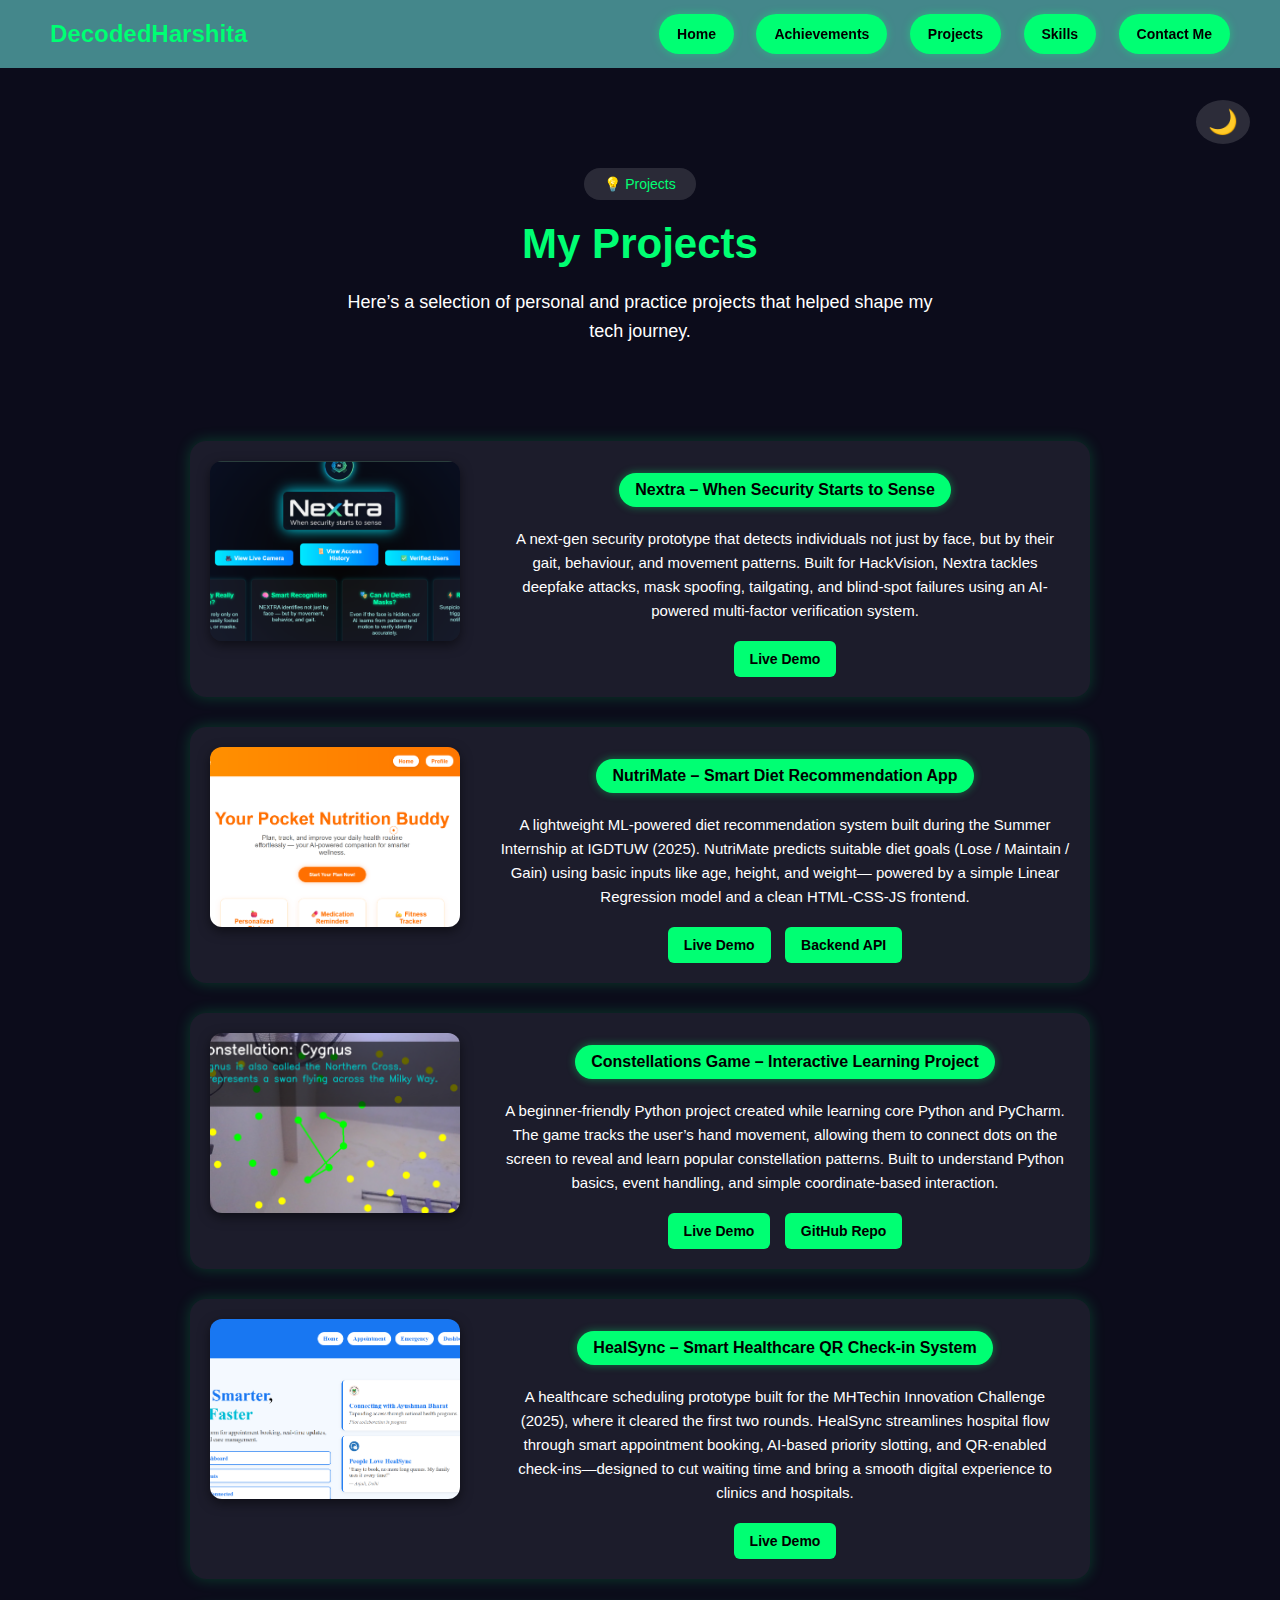
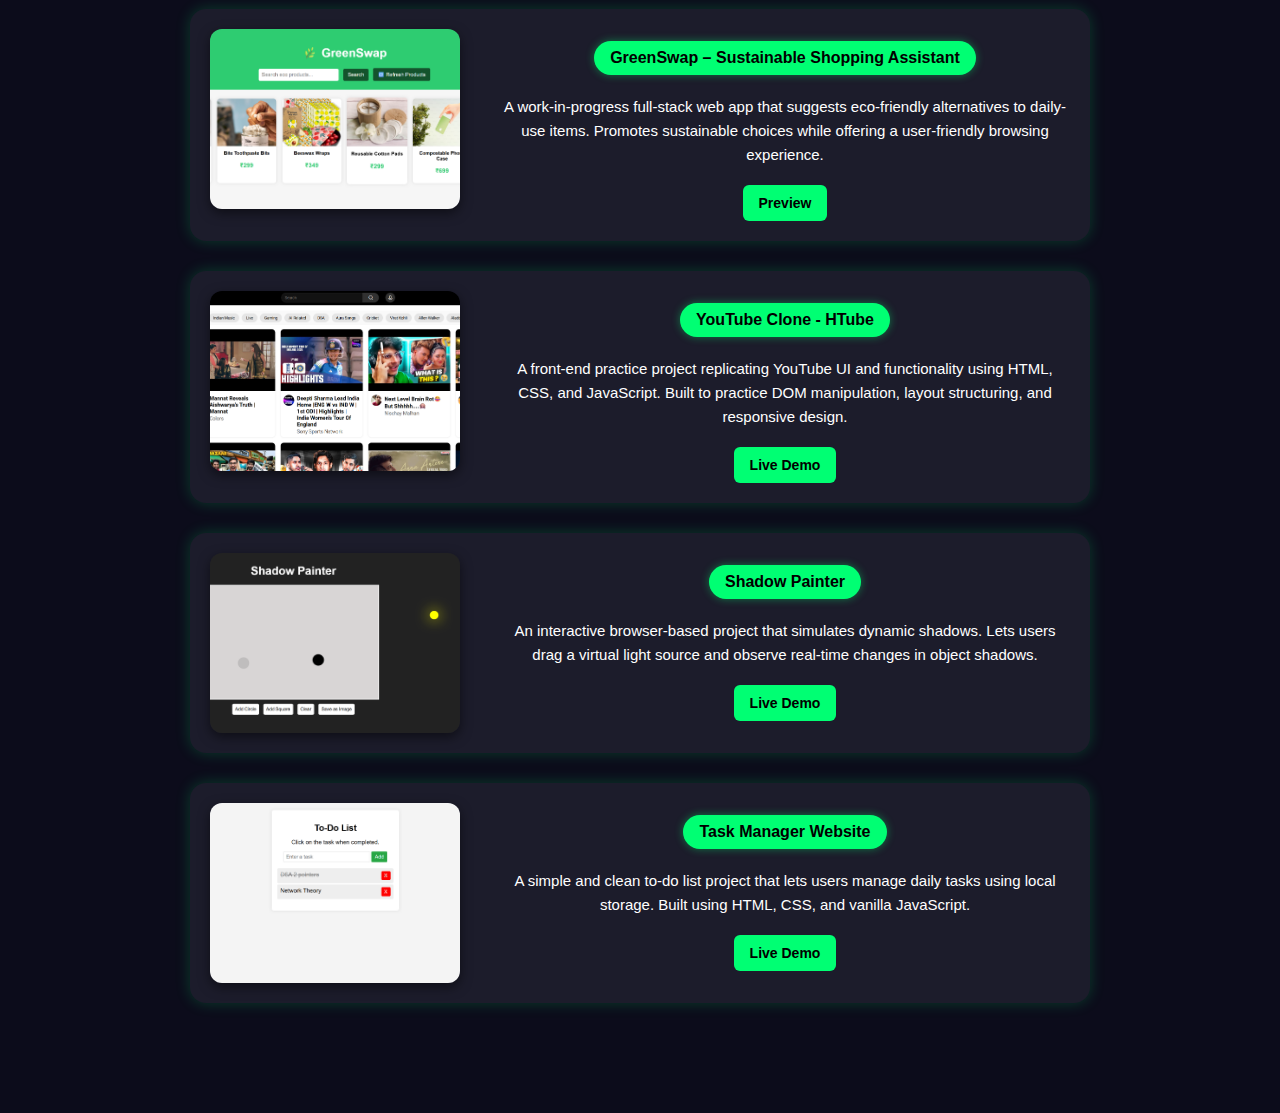
<file: projects.html>
<!DOCTYPE html>
<html lang="en">
<head>
  <meta charset="UTF-8" />
  <meta name="viewport" content="width=device-width, initial-scale=1.0"/>
  <title>Projects - DecodedHarshita</title>
  <link rel="icon" type="image/png" href="assets\logo.jpg" />
  <link rel="stylesheet" href="style.css" />
</head>
<body>

  <div class="theme-toggle" onclick="toggleTheme()" title="Toggle Theme">
    <span id="theme-icon">🌙</span>
  </div>

  <header>
    <div class="logo">DecodedHarshita</div>
    <nav>
      <a href="index.html" class="nav-btn">Home</a>
      <a href="achievements.html" class="nav-btn">Achievements</a>
      <a href="projects.html" class="nav-btn">Projects</a>
      <a href="skills.html" class="nav-btn">Skills</a>
      <a href="contact.html" class="nav-btn">Contact Me</a>
    </nav>
  </header>

  <section class="hero">
    <div class="badge">💡 Projects</div>
    <h1>My Projects</h1>
    <p>Here’s a selection of personal and practice projects that helped shape my tech journey.</p>
  </section>

  <section class="cards-section">
    <!-- Nextra -->
<div class="horizontal-card">
  <div class="img-box">
    <img src="assets/nextra.png" alt="Nextra Security Project">
  </div>
  <div class="content">
    <div class="card-title">Nextra – When Security Starts to Sense</div>
    <p class="card-desc">
      A next-gen security prototype that detects individuals not just by face, 
      but by their gait, behaviour, and movement patterns. Built for HackVision, 
      Nextra tackles deepfake attacks, mask spoofing, tailgating, and blind-spot 
      failures using an AI-powered multi-factor verification system.
    </p>
    <a href="https://nextra-security.onrender.com/" target="_blank" class="view-link">
      Live Demo
    </a>
  </div>
</div>

    <!-- NutriMate -->
<div class="horizontal-card">
  <div class="img-box">
    <img src="assets/nutrimate.png" alt="NutriMate Project">
  </div>
  <div class="content">
    <div class="card-title">NutriMate – Smart Diet Recommendation App</div>
    <p class="card-desc">
      A lightweight ML-powered diet recommendation system built during the 
      Summer Internship at IGDTUW (2025). NutriMate predicts suitable diet goals 
      (Lose / Maintain / Gain) using basic inputs like age, height, and weight—
      powered by a simple Linear Regression model and a clean HTML-CSS-JS frontend.
    </p>
    <a href="https://nutrimate10.netlify.app/" target="_blank" class="view-link">Live Demo</a>
    <a href="https://nutrimate-ml-1.onrender.com/" target="_blank" class="view-link" style="margin-left:10px;">Backend API</a>
  </div>
</div>
  <!-- Constellations Game -->
<div class="horizontal-card">
  <div class="img-box">
    <img src="assets/pygame.png" alt="Constellations Game Project" />
  </div>
  <div class="content">
    <div class="card-title">Constellations Game – Interactive Learning Project</div>
    <p class="card-desc">
      A beginner-friendly Python project created while learning core Python and 
      PyCharm. The game tracks the user’s hand movement, allowing them to connect 
      dots on the screen to reveal and learn popular constellation patterns. 
      Built to understand Python basics, event handling, and simple coordinate-based 
      interaction.
    </p>
    <a href="https://drive.google.com/file/d/1SCkXrsVjuyeZkiQsYmoTZJ3a58SHl0RE/view?usp=sharing" 
       target="_blank" class="view-link">Live Demo</a>
    <a href="https://github.com/HarshitaGupta-610/ConstellationsGame" 
       target="_blank" class="view-link" style="margin-left:10px;">GitHub Repo</a>
  </div>
</div>

    <!-- HealSync -->
<div class="horizontal-card">
  <div class="img-box">
    <img src="assets/healsync.png" alt="HealSync Project">
  </div>
  <div class="content">
    <div class="card-title">HealSync – Smart Healthcare QR Check-in System</div>
    <p class="card-desc">
      A healthcare scheduling prototype built for the MHTechin Innovation Challenge (2025),
      where it cleared the first two rounds. HealSync streamlines hospital flow through 
      smart appointment booking, AI-based priority slotting, and QR-enabled check-ins—designed 
      to cut waiting time and bring a smooth digital experience to clinics and hospitals.
    </p>
    <a href="https://healsyncdemo8900.netlify.app/" target="_blank" class="view-link">
      Live Demo
    </a>
  </div>
</div>

 <!-- GreenSwap -->
    <div class="horizontal-card">
      <a href="https://harshitagupta-610.github.io/GreenSwap/" target="_blank" class="img-box">
        <img src="assets/greenswap.png" alt="GreenSwap Project">
      </a>
      <div class="content">
        <a href="https://harshitagupta-610.github.io/GreenSwap/" target="_blank">
          <div class="card-title">GreenSwap – Sustainable Shopping Assistant</div>
        </a>
        <p class="card-desc">
          A work-in-progress full-stack web app that suggests eco-friendly alternatives to daily-use items.  
          Promotes sustainable choices while offering a user-friendly browsing experience.
        </p>
        <a href="https://harshitagupta-610.github.io/GreenSwap/" target="_blank" class="view-link">Preview</a>
      </div>
    </div>
    <!-- YouTube Clone -->
    <div class="horizontal-card">
      <a href="https://h-tube-clone.netlify.app" target="_blank" class="img-box">
        <img src="assets/youtubeclone.png" alt="YouTube Clone Project">
      </a>
      <div class="content">
        <a href="https://h-tube-clone.netlify.app" target="_blank">
          <div class="card-title">YouTube Clone - HTube</div>
        </a>
        <p class="card-desc">
          A front-end practice project replicating YouTube UI and functionality using HTML, CSS, and JavaScript.  
          Built to practice DOM manipulation, layout structuring, and responsive design.
        </p>
        <a href="https://h-tube-clone.netlify.app" target="_blank" class="view-link">Live Demo</a>
      </div>
    </div>
    <!-- Shadow Painter -->
    <div class="horizontal-card">
      <div class="img-box">
        <img src="assets/shadowpainter.png" alt="Shadow Painter Project">
      </div>
      <div class="content">
        <div class="card-title">Shadow Painter</div>
        <p class="card-desc">
          An interactive browser-based project that simulates dynamic shadows.  
          Lets users drag a virtual light source and observe real-time changes in object shadows.
        </p>
        <a href="https://harshitagupta-610.github.io/Shadow-Painter/" target="_blank" class="view-link">Live Demo</a>
      </div>
      </div>
    </div>

    <!-- Task Manager -->
    <div class="horizontal-card">
      <a href="https://harshitagupta-610.github.io/To-Do-List/" target="_blank" class="img-box">
        <img src="assets/todo.png" alt="To-Do List">
      </a>
      <div class="content">
        <a href="https://harshitagupta-610.github.io/To-Do-List/" target="_blank">
          <div class="card-title">Task Manager Website</div>
        </a>
        <p class="card-desc">
          A simple and clean to-do list project that lets users manage daily tasks using local storage.  
          Built using HTML, CSS, and vanilla JavaScript.
        </p>
        <a href="https://harshitagupta-610.github.io/To-Do-List/" target="_blank" class="view-link">Live Demo</a>
      </div>
    </div>

  </section>
<script>
  // Load saved theme on page load
  window.addEventListener("DOMContentLoaded", () => {
    const savedTheme = localStorage.getItem("theme");
    if (savedTheme === "light") {
      document.body.classList.add("light-theme");
      document.getElementById("theme-icon").textContent = "☀️";
    }
  });

  function toggleTheme() {
    const body = document.body;
    const icon = document.getElementById("theme-icon");
    const isLight = body.classList.toggle("light-theme");

    icon.textContent = isLight ? "☀️" : "🌙";
    localStorage.setItem("theme", isLight ? "light" : "dark");
  }

  function scrollToSection(id) {
    const el = document.getElementById(id);
    if (el) el.scrollIntoView({ behavior: "smooth" });
  }
</script>



</body>
</html>
</file>
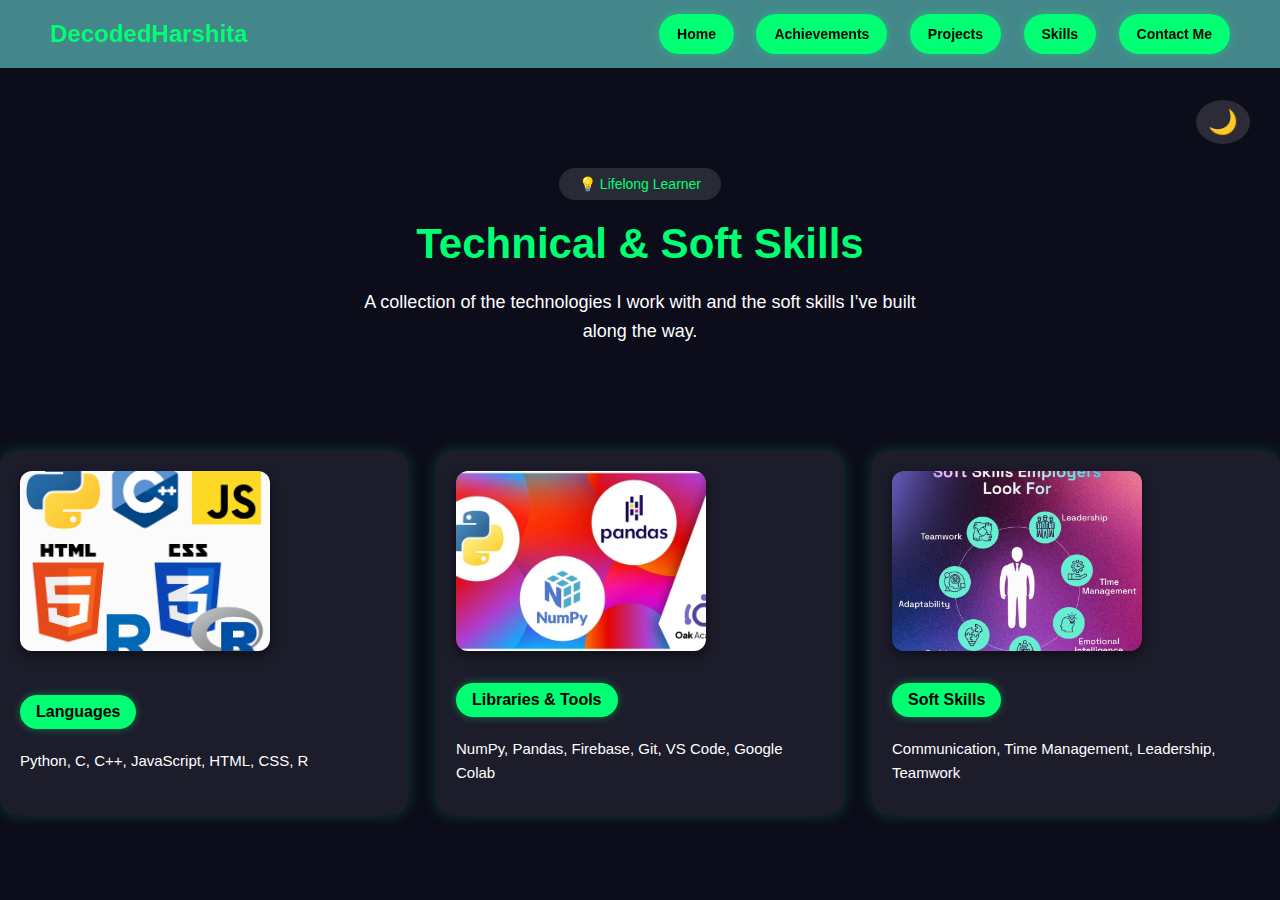
<file: skills.html>
<!DOCTYPE html>
<html lang="en">
<head>
  <meta charset="UTF-8" />
  <meta name="viewport" content="width=device-width, initial-scale=1.0"/>
  <title>Skills - DecodedHarshita</title>
  <link rel="icon" type="image/png" href="assets\logo.jpg" />
  <link rel="stylesheet" href="style.css" />
</head>
<body>

  <!-- 🌗 Theme Toggle -->
  <div class="theme-toggle" onclick="toggleTheme()" title="Toggle Theme">
    <span id="theme-icon">🌙</span>
  </div>

  <!-- Header -->
  <header>
    <div class="logo">DecodedHarshita</div>
    <nav>
      <a href="index.html" class="nav-btn">Home</a>
      <a href="achievements.html" class="nav-btn">Achievements</a>
      <a href="projects.html" class="nav-btn">Projects</a>
      <a href="skills.html" class="nav-btn">Skills</a>
      <a href="contact.html" class="nav-btn">Contact Me</a>
    </nav>
  </header>

  <!-- Hero -->
  <section class="hero">
    <div class="badge">💡 Lifelong Learner</div>
    <h1>Technical & Soft Skills</h1>
    <p>A collection of the technologies I work with and the soft skills I’ve built along the way.</p>
  </section>

  <!-- Skills Cards -->
  <div class="card-container">

    <!-- Programming Languages -->
    <div class="horizontal-card">
      <div class="img-box">
        <img src="assets/languages-icon.png" alt="Languages Icon" />
      </div>
      <div class="content">
        <div class="card-title">Languages</div>
        <p class="card-desc">Python, C, C++, JavaScript, HTML, CSS, R</p>
      </div>
    </div>

    <!-- Libraries & Tools -->
    <div class="horizontal-card">
      <div class="img-box">
        <img src="assets\tools-icon.webp" alt="Libraries and Tools" />
      </div>
      <div class="content">
        <div class="card-title">Libraries & Tools</div>
        <p class="card-desc">NumPy, Pandas, Firebase, Git, VS Code, Google Colab</p>
      </div>
    </div>

    <!-- Soft Skills -->
    <div class="horizontal-card">
      <div class="img-box">
        <img src="assets\SoftSkills.jpeg" alt="Soft Skills" />
      </div>
      <div class="content">
        <div class="card-title">Soft Skills</div>
        <p class="card-desc">Communication, Time Management, Leadership, Teamwork</p>
      </div>
    </div>

  </div>

  <!-- Theme Script -->
  <script>
    window.addEventListener("DOMContentLoaded", () => {
      const savedTheme = localStorage.getItem("theme");
      if (savedTheme === "light") {
        document.body.classList.add("light-theme");
        document.getElementById("theme-icon").textContent = "☀️";
      }
    });

    function toggleTheme() {
      const body = document.body;
      const icon = document.getElementById("theme-icon");
      const isLight = body.classList.toggle("light-theme");

      icon.textContent = isLight ? "☀️" : "🌙";
      localStorage.setItem("theme", isLight ? "light" : "dark");
    }
  </script>
</body>
</html>
</file>
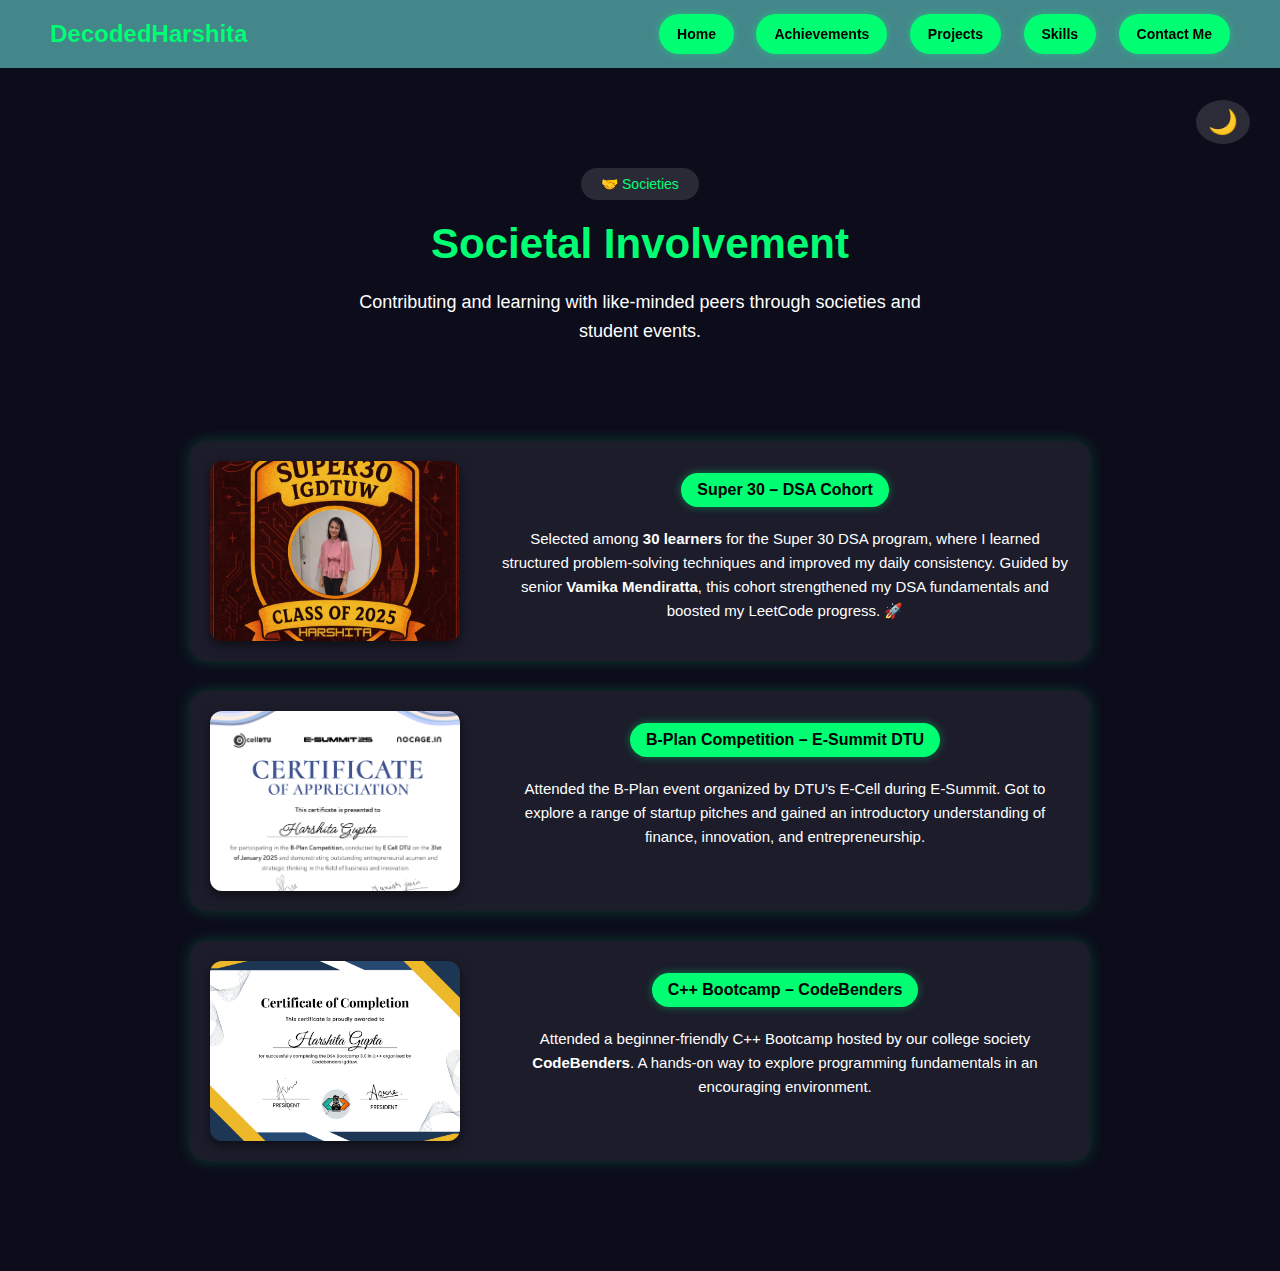
<file: societies.html>
<!DOCTYPE html>
<html lang="en">
<head>
  <meta charset="UTF-8" />
  <meta name="viewport" content="width=device-width, initial-scale=1.0"/>
  <title>Societies - DecodedHarshita</title>
  <link rel="icon" type="image/png" href="assets\logo.jpg" />
  <link rel="stylesheet" href="style.css" />
</head>
<body>

  <div class="theme-toggle" onclick="toggleTheme()" title="Toggle Theme">
    <span id="theme-icon">🌙</span>
  </div>

  <header>
    <div class="logo">DecodedHarshita</div>
    <nav>
      <a href="index.html" class="nav-btn">Home</a>
      <a href="achievements.html" class="nav-btn">Achievements</a>
      <a href="projects.html" class="nav-btn">Projects</a>
        <a href="skills.html" class="nav-btn">Skills</a>
      <a href="contact.html" class="nav-btn">Contact Me</a>
    </nav>
  </header>

  <section class="hero">
    <div class="badge">🤝 Societies</div>
    <h1>Societal Involvement</h1>
    <p>Contributing and learning with like-minded peers through societies and student events.</p>
  </section>

  <section class="cards-section">
    <!-- Super 30 DSA Cohort -->
<div class="horizontal-card">
  <a href="assets/S30.png" target="_blank" class="img-box">
    <img src="assets/S30.png" alt="Super 30 Certificate / Group">
  </a>

  <div class="content">
    <a href="assets/S30.png" target="_blank">
      <div class="card-title">Super 30 – DSA Cohort</div>
    </a>

    <p class="card-desc">
      Selected among <strong>30 learners</strong> for the Super 30 DSA program, where I 
      learned structured problem-solving techniques and improved my daily consistency. 
      Guided by senior <strong>Vamika Mendiratta</strong>, this cohort strengthened my DSA 
      fundamentals and boosted my LeetCode progress. 🚀
    </p>
  </div>
</div>

    <!-- B-Plan Competition -->
   <div class="horizontal-card">
  <a href="assets/HarshitaGupta B-Plan.pdf" target="_blank" class="img-box">
    <img src="assets/B-Plan.png" alt="B-Plan Certificate">
  </a>
  <div class="content">
    <a href="assets/HarshitaGupta B-Plan.pdf" target="_blank">
      <div class="card-title">B-Plan Competition – E-Summit DTU</div>
    </a>
    <p class="card-desc">
      Attended the B-Plan event organized by DTU’s E-Cell during E-Summit.  
      Got to explore a range of startup pitches and gained an introductory understanding of finance, innovation, and entrepreneurship.
    </p>
  </div>
</div>


    <!-- CodeBenders C++ -->
    <div class="horizontal-card">
      <a href="assets/CodeBendersC++_page-0001.jpg" target="_blank" class="img-box">
        <img src="assets/CodeBendersC++_page-0001.jpg" alt="CodeBenders C++ Certificate">
      </a>
      <div class="content">
        <a href="assets/CodeBendersC++_page-0001.jpg" target="_blank">
          <div class="card-title">C++ Bootcamp – CodeBenders</div>
        </a>
        <p class="card-desc">
          Attended a beginner-friendly C++ Bootcamp hosted by our college society <strong>CodeBenders</strong>.  
          A hands-on way to explore programming fundamentals in an encouraging environment.
        </p>
      </div>
    </div>

  </section>

 <script>
  // Load saved theme on page load
  window.addEventListener("DOMContentLoaded", () => {
    const savedTheme = localStorage.getItem("theme");
    if (savedTheme === "light") {
      document.body.classList.add("light-theme");
      document.getElementById("theme-icon").textContent = "☀️";
    }
  });

  function toggleTheme() {
    const body = document.body;
    const icon = document.getElementById("theme-icon");
    const isLight = body.classList.toggle("light-theme");

    icon.textContent = isLight ? "☀️" : "🌙";
    localStorage.setItem("theme", isLight ? "light" : "dark");
  }

  function scrollToSection(id) {
    const el = document.getElementById(id);
    if (el) el.scrollIntoView({ behavior: "smooth" });
  }
</script>


</body>
</html>
</file>
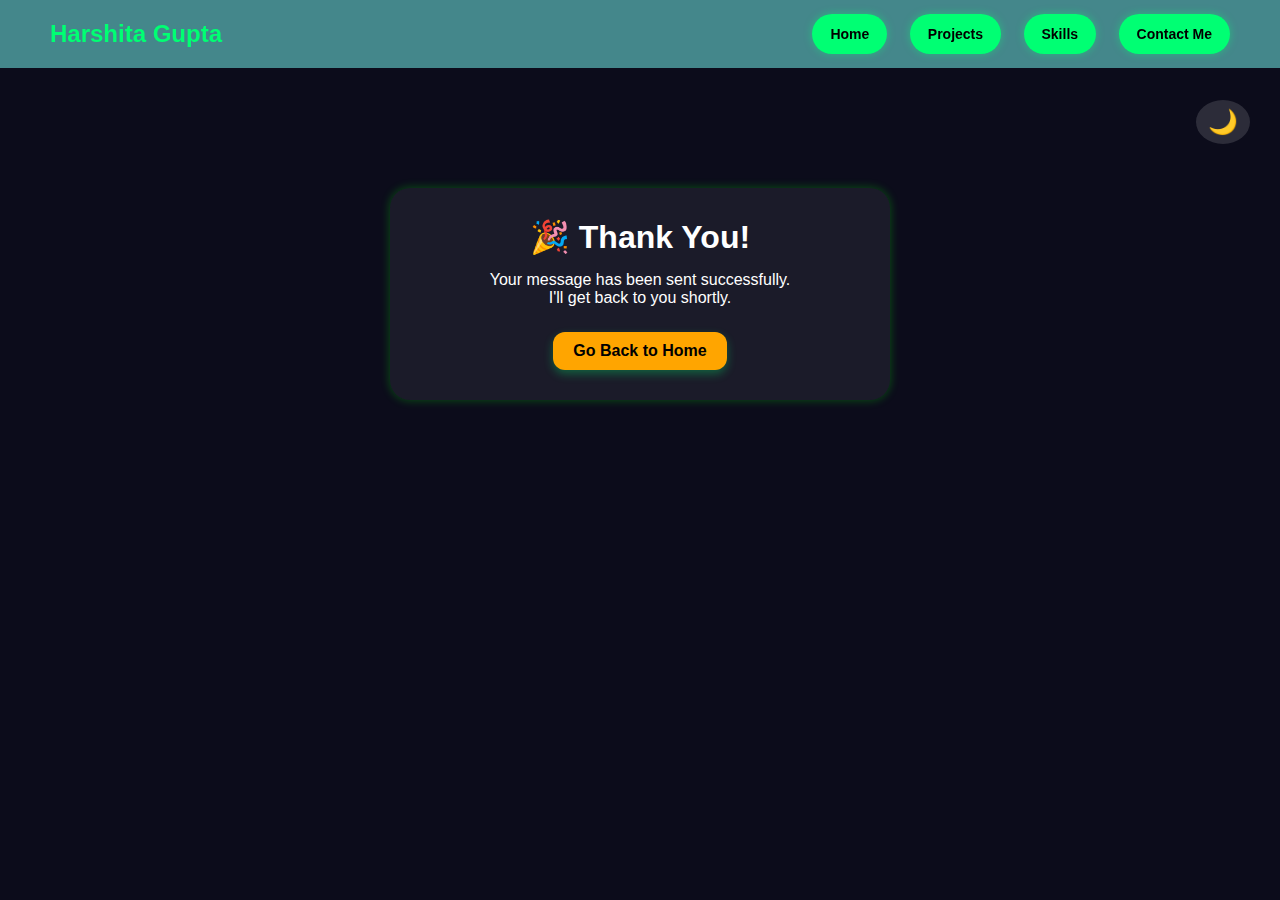
<file: thankyou.html>
<!DOCTYPE html>
<html lang="en">
<head>
  <meta charset="UTF-8" />
  <meta name="viewport" content="width=device-width, initial-scale=1.0"/>
  <title>Thank You | Harshita Gupta</title>
  <link rel="icon" type="image/png" href="assets/logo.jpg" />
  <link rel="stylesheet" href="style.css" />
  <style>
    .thankyou-card {
      display: flex;
      flex-direction: column;
      align-items: center;
      max-width: 500px;
      margin: 100px auto;
      padding: 30px;
      border-radius: 20px;
      background-color: var(--card-bg, #ffffff10);
      box-shadow: 0 0 10px rgba(0, 255, 0, 0.3);
      color: inherit;
    }

    .thankyou-card h1 {
      font-size: 2rem;
      margin-bottom: 15px;
    }

    .thankyou-card p {
      font-size: 1rem;
      margin-bottom: 25px;
      text-align: center;
    }

    .thankyou-card .button {
      padding: 10px 20px;
      border: none;
      border-radius: 12px;
      background-color: orange;
      color: black;
      font-weight: bold;
      cursor: pointer;
      text-decoration: none;
    }
  </style>
</head>
<body>

  <!-- 🌙 Theme Toggle Button -->
  <div class="theme-toggle" onclick="toggleTheme()" id="theme-icon">🌙</div>

  <!-- ===== Header Section ===== -->
  <header>
    <div class="logo">Harshita Gupta</div>
    <nav>
      <a href="index.html" class="nav-btn">Home</a>
      <a href="projects.html" class="nav-btn">Projects</a>
      <a href="skills.html" class="nav-btn">Skills</a>
      <a href="contact.html" class="nav-btn">Contact Me</a>
    </nav>
  </header>

  <!-- ===== Thank You Section ===== -->
  <section class="cards-section">
    <div class="thankyou-card">
      <h1>🎉 Thank You!</h1>
      <p>Your message has been sent successfully.<br/>I'll get back to you shortly.</p>
      <a href="index.html" class="button">Go Back to Home</a>
    </div>
  </section>

  <!-- ===== Theme Script ===== -->
  <script>
    const icon = document.getElementById("theme-icon");

    function toggleTheme() {
      document.body.classList.toggle("light-theme");
      const isLight = document.body.classList.contains("light-theme");
      icon.textContent = isLight ? "☀️" : "🌙";
      localStorage.setItem("theme", isLight ? "light" : "dark");
    }

    window.onload = () => {
      const savedTheme = localStorage.getItem("theme");
      if (savedTheme === "light") {
        document.body.classList.add("light-theme");
        icon.textContent = "☀️";
      } else {
        icon.textContent = "🌙";
      }
    };
  </script>

</body>
</html>
</file>
<file: style.css>
/* ===== Reset & Base ===== */
* {
  margin: 0;
  padding: 0;
  box-sizing: border-box;
}
body {
  font-family: 'Segoe UI', sans-serif;
  background-color: #0c0c1b;
  color: white;
  overflow-x: hidden;
  min-height: 100vh;
  transition: all 0.3s ease-in-out;
}

/* === 🌗 Theme Toggle Button === */
.theme-toggle {
  position: fixed;
  top: 100px;     /* push down below header */
  right: 30px;    /* keep it far from nav */
  font-size: 24px;
  cursor: pointer;
  background-color: #ffffff22;
  padding: 8px 12px;
  border-radius: 50%;
  transition: all 0.3s ease;
  z-index: 9999;
}
.theme-toggle:hover {
  background-color: #00ff7377;
}



/* ===== Header ===== */
header {
  display: flex;
  justify-content: space-between;
  align-items: center;
  padding: 20px 50px;
  background-color: #6cdbd998;
  backdrop-filter: blur(10px);
  position: sticky;
  top: 0;
  z-index: 10;
}
.logo {
  font-size: 24px;
  font-weight: bold;
  color: #00ff73;
}
nav a.nav-btn {
  margin-left: 18px;
  padding: 12px 18px;
  text-decoration: none;
  font-weight: 600;
  font-size: 14px;
  border-radius: 50px;
  background: #00ff73;
  color: #000000;
  transition: all 0.3s ease-in-out;
  box-shadow: 0 0 8px #00ff7366;
}
nav a.nav-btn:hover {
  background: #ffeb3b;
  color: black;
  transform: scale(1.05);
}

/* ===== Hero Section ===== */
.hero {
  display: flex;
  flex-direction: column;
  align-items: center;
  text-align: center;
  padding: 100px 20px 20px;
}
.hero h1 {
  font-size: 42px;
  color: #00ff73;
  margin-bottom: 20px;
}
.hero p {
  font-size: 18px;
  max-width: 600px;
  line-height: 1.6;
  margin-bottom: 25px;
}
.badge {
  background-color: #ffffff20;
  color: #00ff73;
  padding: 8px 20px;
  border-radius: 20px;
  font-size: 14px;
  margin-bottom: 20px;
  font-weight: 500;
}
.button {
  background-color: #00ff73;
  color: black;
  padding: 12px 30px;
  border: none;
  border-radius: 25px;
  font-size: 16px;
  cursor: pointer;
  box-shadow: 0 4px 10px rgba(0, 255, 115, 0.3);
  transition: all 0.3s ease-in-out;
}
.button:hover {
  background-color: #ffeb3b;
  color: black;
}

/* ===== Cards Section ===== */
.cards-section {
  padding: 20px 30px 80px;
  text-align: center;
}
.card-container {
  display: flex;
  flex-wrap: wrap;
  justify-content: center;
  gap: 30px;
  margin-top: 30px;
}
.card {
  width: 220px;
  text-decoration: none;
  color: rgb(255, 255, 255);
  transition: transform 0.3s ease;
}
.card:hover {
  transform: scale(1.05);
}
.img-box {
  width: 100%;
  height: 220px;
  overflow: hidden;
  border-radius: 16px;
  box-shadow: 0 4px 12px rgba(0,0,0,0.5);
}
.img-box img {
  width: 100%;
  height: 100%;
  object-fit: cover;
  transition: transform 0.4s ease;
}
.card:hover .img-box img {
  transform: scale(1.1);
}
.card-title {
  margin-top: 12px;
  background-color: #00ff73;
  color: rgb(0, 0, 0);
  padding: 10px 0;
  font-weight: 600;
  border-radius: 50px;
  font-size: 14px;
  box-shadow: 0 0 6px #00ff7366;
}

/* ===== Light Theme Mode ===== */
body.light-theme {
  background-color: #fafffe;
  color: #111;
}
body.light-theme .logo {
  color: #00bfff;
}
body.light-theme .badge {
  background-color: #c5f5eb;
  color: #0077b6;
}
body.light-theme .button,
body.light-theme .card-title,
body.light-theme nav a.nav-btn {
  background-color: #00bfff;
  color: white;
  box-shadow: 0 0 8px #00bfff55;
}
body.light-theme .button:hover,
body.light-theme .card-title:hover,
body.light-theme nav a.nav-btn:hover {
  background-color: #90ee90;
  color: black;
}
body.light-theme .img-box {
  box-shadow: 0 4px 12px rgba(0, 0, 0, 0.2);
}

/* ===== Responsive Fix ===== */
@media screen and (max-width: 600px) {
  .card-container {
    flex-direction: column;
    align-items: center;
  }
  header {
    flex-direction: column;
    align-items: flex-start;
  }
}
/* ===== Hover Fix for Dark Theme ===== */
.card-title:hover {
  background-color: #ffeb3b;
  color: black;
}

/* === Horizontal Card Styles === */
.horizontal-card {
  display: flex;
  align-items: flex-start;
  gap: 20px;
  margin: 30px auto;
  padding: 20px;
  border-radius: 20px;
  background-color: #1c1c2b;
  box-shadow: 0 0 15px rgba(0, 255, 115, 0.2);
  max-width: 950px;
  transition: all 0.3s ease;
  flex-wrap: wrap;
}

.horizontal-card:hover {
  box-shadow: 0 0 25px rgba(0, 255, 115, 0.5);
}

.horizontal-card .img-box {
  flex: 0 0 240px;
  height: 180px;
  border-radius: 16px;
  overflow: hidden;
  box-shadow: 0 4px 12px rgba(0,0,0,0.5);
}

.horizontal-card .img-box img {
  width: 100%;
  height: 100%;
  object-fit: cover;
}

.card-content {
  flex: 1;
  min-width: 250px;
}

.card-title {
  background-color: #00ff73;
  color: black;
  padding: 10px 20px;
  border-radius: 50px;
  font-weight: 600;
  font-size: 16px;
  display: inline-block;
  margin-bottom: 10px;
  box-shadow: 0 0 6px #00ff7366;
  transition: background-color 0.3s ease, color 0.3s ease;
}

.card-desc {
  font-size: 15px;
  line-height: 1.6;
  color: white;
}

.project-link {
  margin-top: 12px;
}

.project-link a {
  color: #00ff73;
  font-weight: 500;
  font-size: 14px;
  text-decoration: none;
  transition: color 0.3s ease;
}

.project-link a:hover {
  color: #ffeb3b;
  text-decoration: underline;
}

/* Hover Effect for Dark Theme */
body:not(.light-theme) .card-title:hover {
  background-color: #ffeb3b;
  color: black;
}

/* Light Theme Adjustments */
body.light-theme .horizontal-card {
  background-color: #ffffff;
}

body.light-theme .card-desc {
  color: #111;
}

body.light-theme .card-title {
  background-color: #00bfff;
  color: white;
}

body.light-theme .card-title:hover {
  background-color: #90ee90;
  color: black;
}
.horizontal-card {
  display: flex;
  align-items: flex-start;
  background: #1c1c2b;
  border-radius: 16px;
  box-shadow: 0 0 15px rgba(0, 255, 115, 0.2);
  margin: 30px auto;
  padding: 20px;
  max-width: 900px;
  transition: transform 0.3s ease;
}
.horizontal-card:hover {
  transform: scale(1.02);
  box-shadow: 0 0 25px rgba(0, 255, 115, 0.3);
}
.horizontal-card .img-box {
  flex: 0 0 250px;
  height: 180px;
  margin-right: 20px;
  border-radius: 12px;
  overflow: hidden;
  box-shadow: 0 4px 12px rgba(0,0,0,0.5);
}

.horizontal-card .img-box img {
  width: 100%;
  height: 100%;
  object-fit: cover;
  display: block;
}

.horizontal-card .content {
  flex: 2;
}
.horizontal-card .card-title {
  background: #00ff73;
  color: black;
  display: inline-block;
  padding: 8px 16px;
  border-radius: 50px;
  font-size: 16px;
  font-weight: bold;
  margin-bottom: 10px;
  box-shadow: 0 0 8px #00ff7366;
}
.horizontal-card .card-desc {
  margin: 10px 0;
  font-size: 15px;
  line-height: 1.6;
}
.view-link {
  display: inline-block;
  margin-top: 8px;
  font-weight: 600;
  font-size: 14px;
  color: #00ff73;
  text-decoration: none;
  transition: color 0.3s ease;
}
.view-link:hover {
  color: #ffeb3b;
}
.input-field {
  background-color: white;
  color: black;
  border: 1px solid #ccc;
  border-radius: 6px;
  padding: 10px;
  font-size: 1rem;
}

.button {
  background-color: #ff8914; /* Neon Green */
  color: black;
  border: none;
  padding: 12px 18px;
  border-radius: 8px;
  font-size: 1rem;
  cursor: pointer;
  transition: background-color 0.3s ease;
}

.button:hover {
  background-color: #ffeb3b;
}

.view-link {
  display: inline-block;
  background-color: #00ff73;
  color: black;
  padding: 10px 16px;
  border-radius: 6px;
  text-decoration: none;
  font-weight: 600;
  transition: background-color 0.3s ease;
}

.view-link:hover {
  background-color: #ffeb3b;
  color: black;
}
/* ===================================================================
   📱 UNIVERSAL RESPONSIVENESS FOR ALL SCREEN SIZES  
   (Add this at the bottom of style.css)
   =================================================================== */

/* Prevent horizontal scroll on any device */
html, body {
  max-width: 100%;
  overflow-x: hidden;
}

/* Make images clean on all devices */
img {
  width: 100%;
  height: auto;
  display: block;
}

/* =========================
      Mobile First Layout 
   ========================= */

@media (max-width: 600px) {

  /* Header stacks neatly */
  header {
    flex-direction: column;
    text-align: center;
    gap: 10px;
    padding: 15px 10px;
  }

  nav {
    display: flex;
    flex-wrap: wrap;
    justify-content: center;
    gap: 8px;
  }

  .nav-btn {
    font-size: 14px;
    padding: 6px 10px;
  }

  /* Hero section scales perfectly */
  .hero {
    padding: 40px 15px;
    text-align: center;
  }

  .hero h1 {
    font-size: 28px;
  }

  .hero p {
    font-size: 15px;
    line-height: 1.5;
  }

  .button {
    padding: 10px 18px;
    font-size: 15px;
  }

  /* Cards layout becomes one-column */
  .cards-section {
    padding: 20px 15px;
  }

  .card-container {
    display: grid;
    grid-template-columns: 1fr;
    gap: 22px;
  }

  .card {
    width: 100%;
  }

  /* Theme toggle adjusts its size */
  .theme-toggle {
    top: 15px;
    right: 15px;
    font-size: 20px;
    padding: 8px;
  }
}

/* =========================
       Tablet Layout
   ========================= */

@media (min-width: 600px) and (max-width: 900px) {
  .card-container {
    display: grid;
    grid-template-columns: repeat(2, 1fr);
    gap: 25px;
  }

  .hero h1 {
    font-size: 32px;
  }
}

/* =========================
       Laptop / Large Screens
   ========================= */

@media (min-width: 900px) {
  .card-container {
    display: grid;
    grid-template-columns: repeat(3, 1fr);
    gap: 28px;
  }
}

/* (Optional but helpful)
   Makes very wide screens behave better */
@media (min-width: 1400px) {
  body {
    margin: auto;
    max-width: 1300px;
  }
}
</file>
